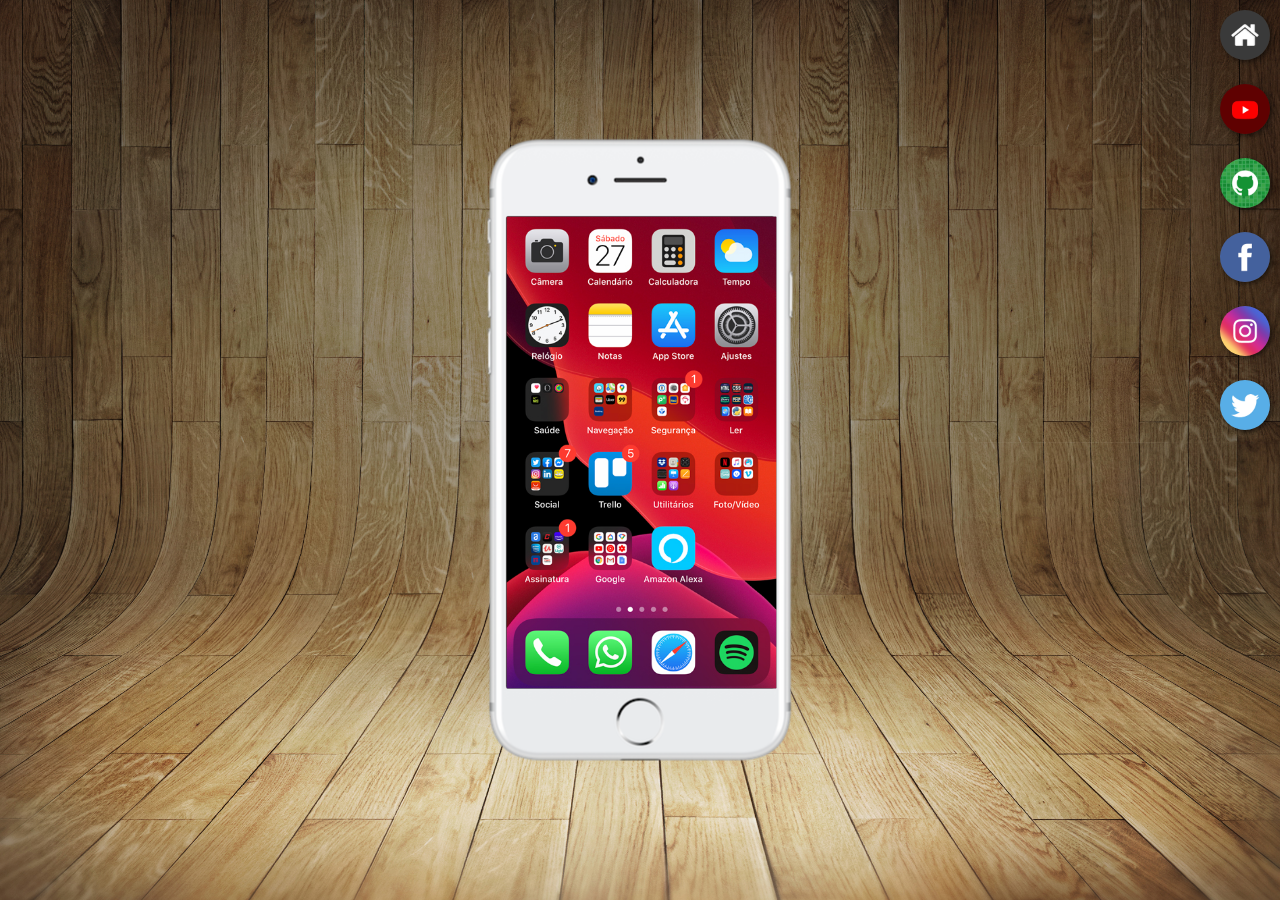
<file: index.html>
<!DOCTYPE html>
<html lang="en">
<head>
    <link rel="shortcut icon" href="./favicon.ico" type="image/x-icon">
    <link rel="stylesheet" href="./estilos/style.css">
    <meta charset="UTF-8">
    <meta http-equiv="X-UA-Compatible" content="IE=edge">
    <meta name="viewport" content="width=device-width, initial-scale=1.0">
    <title>Projeto Redes Sociais</title>
</head>
<body>
    
    <main>

        <section id="telefone">
            <iframe src="./telas/home.html" name="tela" id="tela" frameborder="0"></iframe>
        </section>
        
        <section id="redes-sociais">
            <a href="./telas/home.html" target="tela">
                <img src="imagens/logo-home.jpg" alt="">
            </a>
            <a href="./telas/youtube.html" target="tela">
                <img src="imagens/logo-youtube.jpg" alt="">
            </a>
            <a href="./telas/git.html" target="tela">
                <img src="imagens/logo-github.jpg" alt="">
            </a>
            <a href="./telas/facebook.html" target="tela">
                <img src="imagens/logo-facebook.jpg" alt="">
            </a>
            <a href="./telas/insta.html" target="tela">
                <img src="imagens/logo-instagram.jpg" alt="">
            </a>
            <a href="./telas/twitter.html" target="tela">
                <img src="imagens/logo-twitter.jpg" alt="">
            </a>
        </section>

    </main>

</body>
</html>
</file>
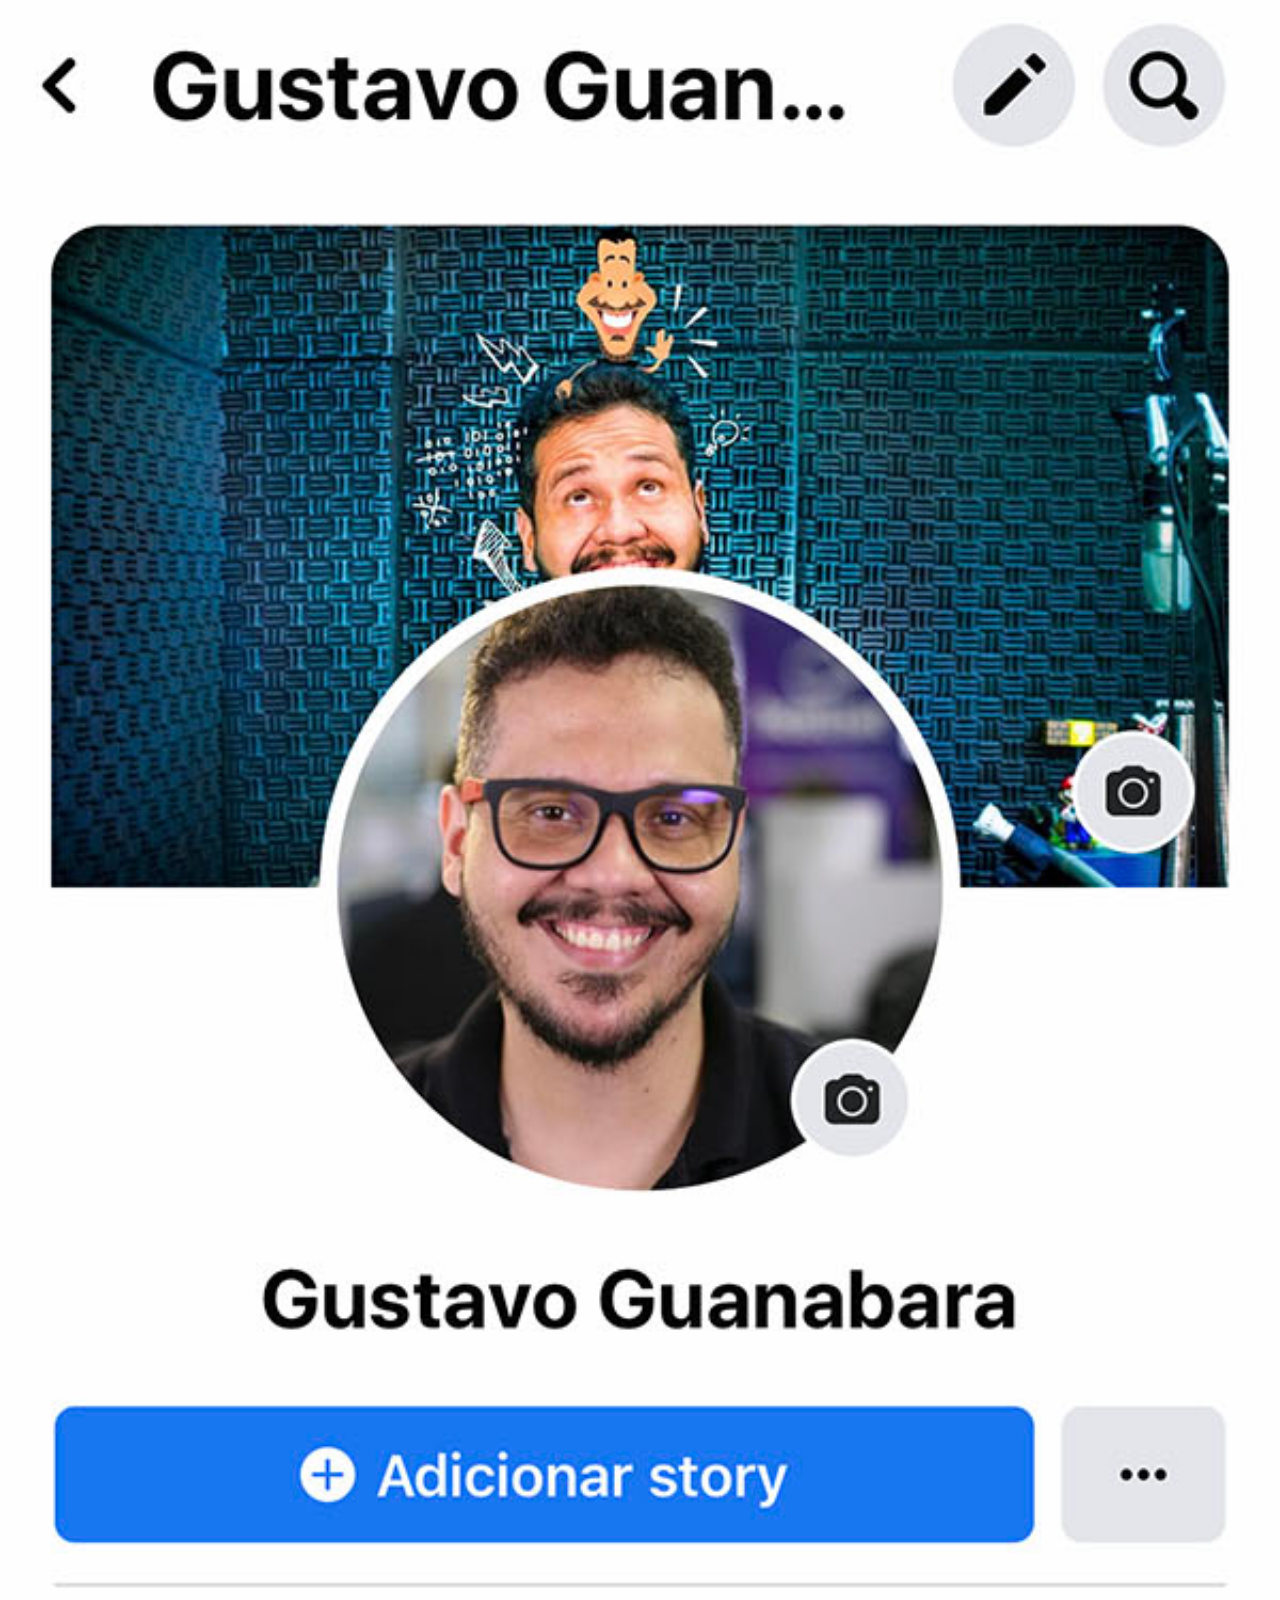
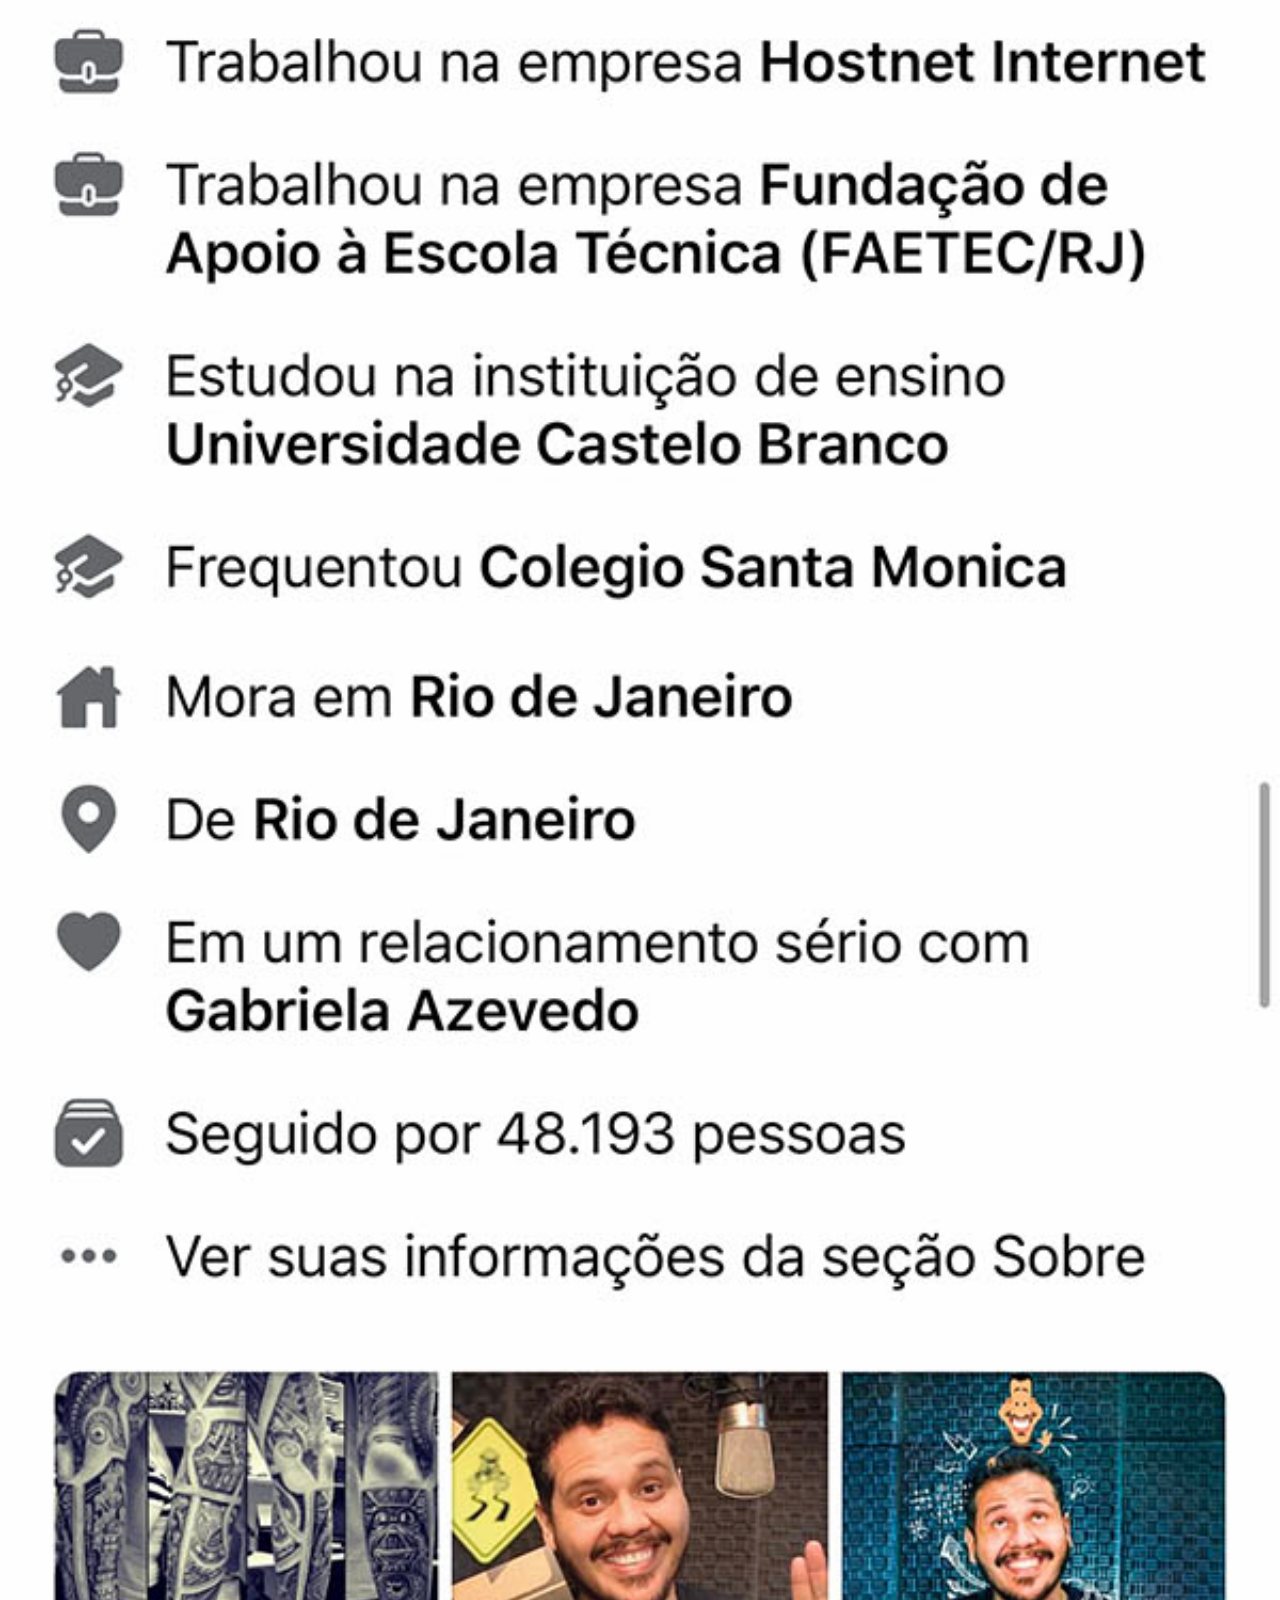
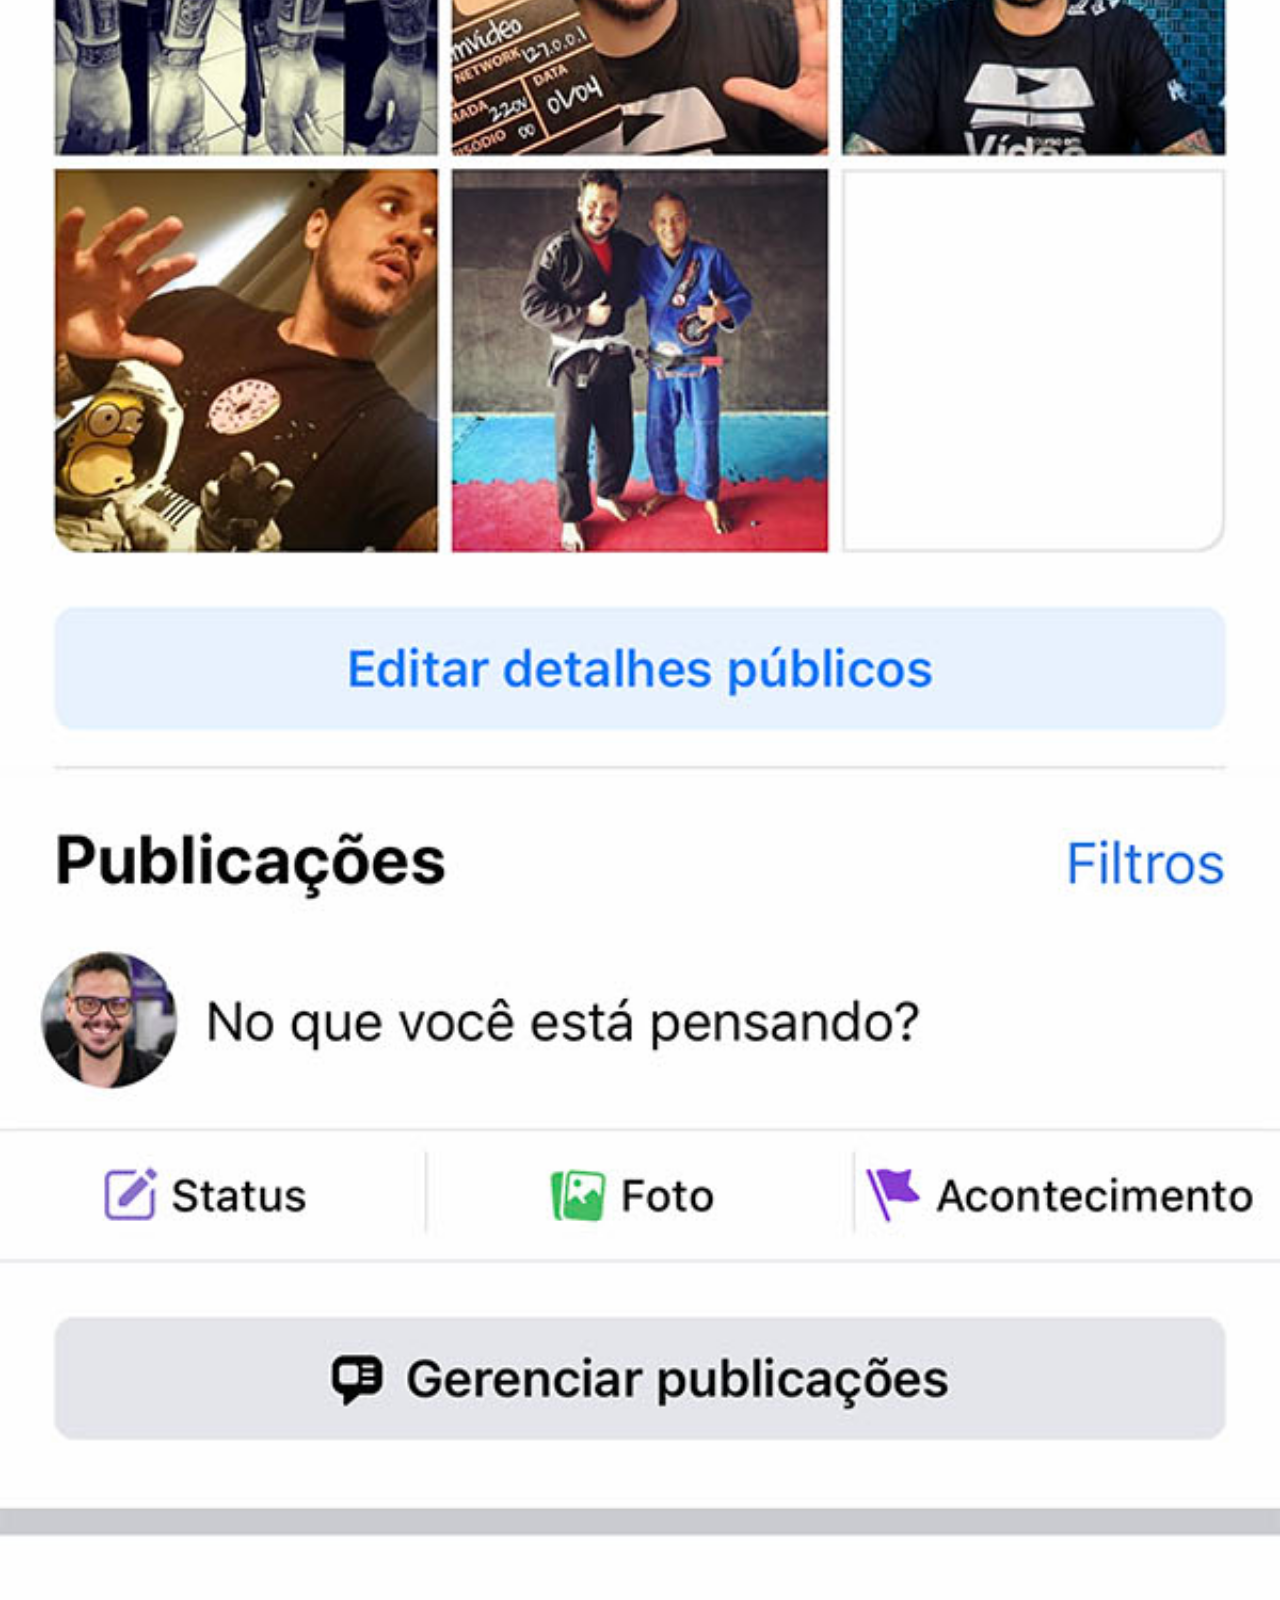
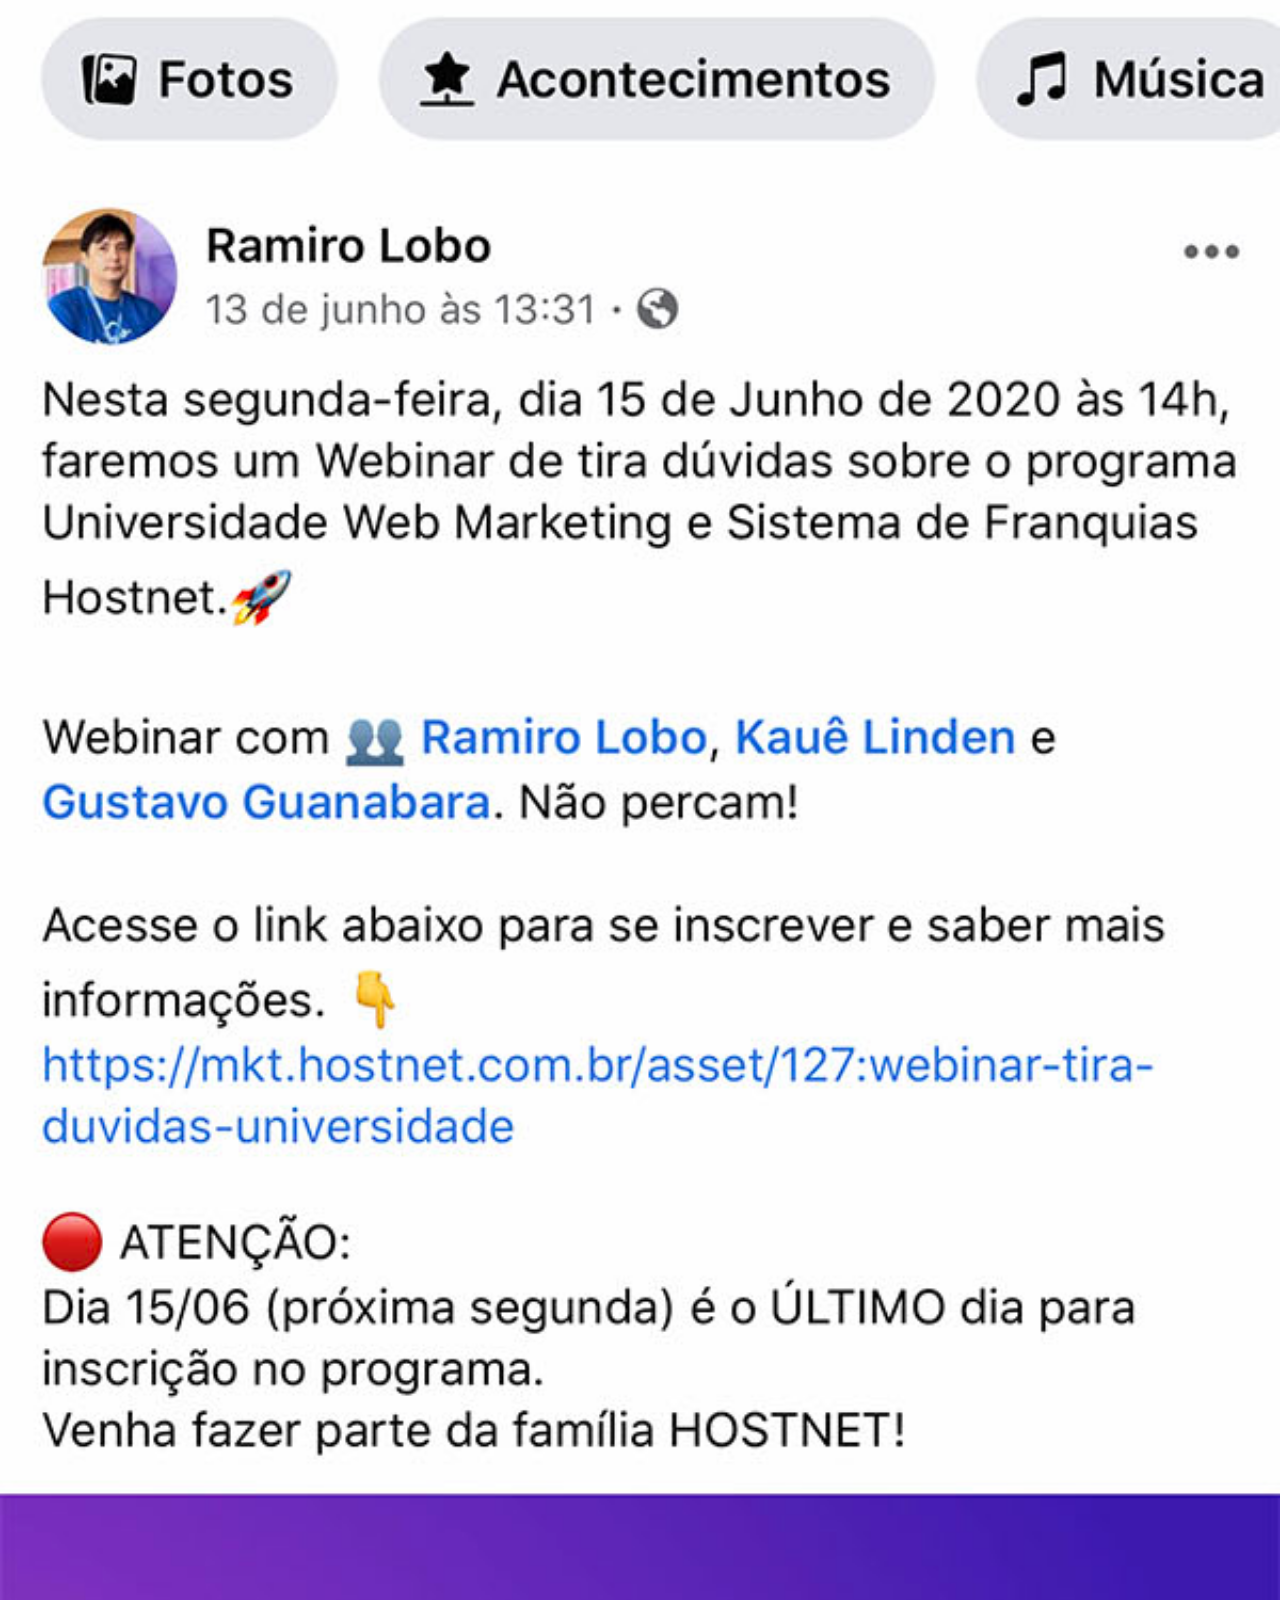
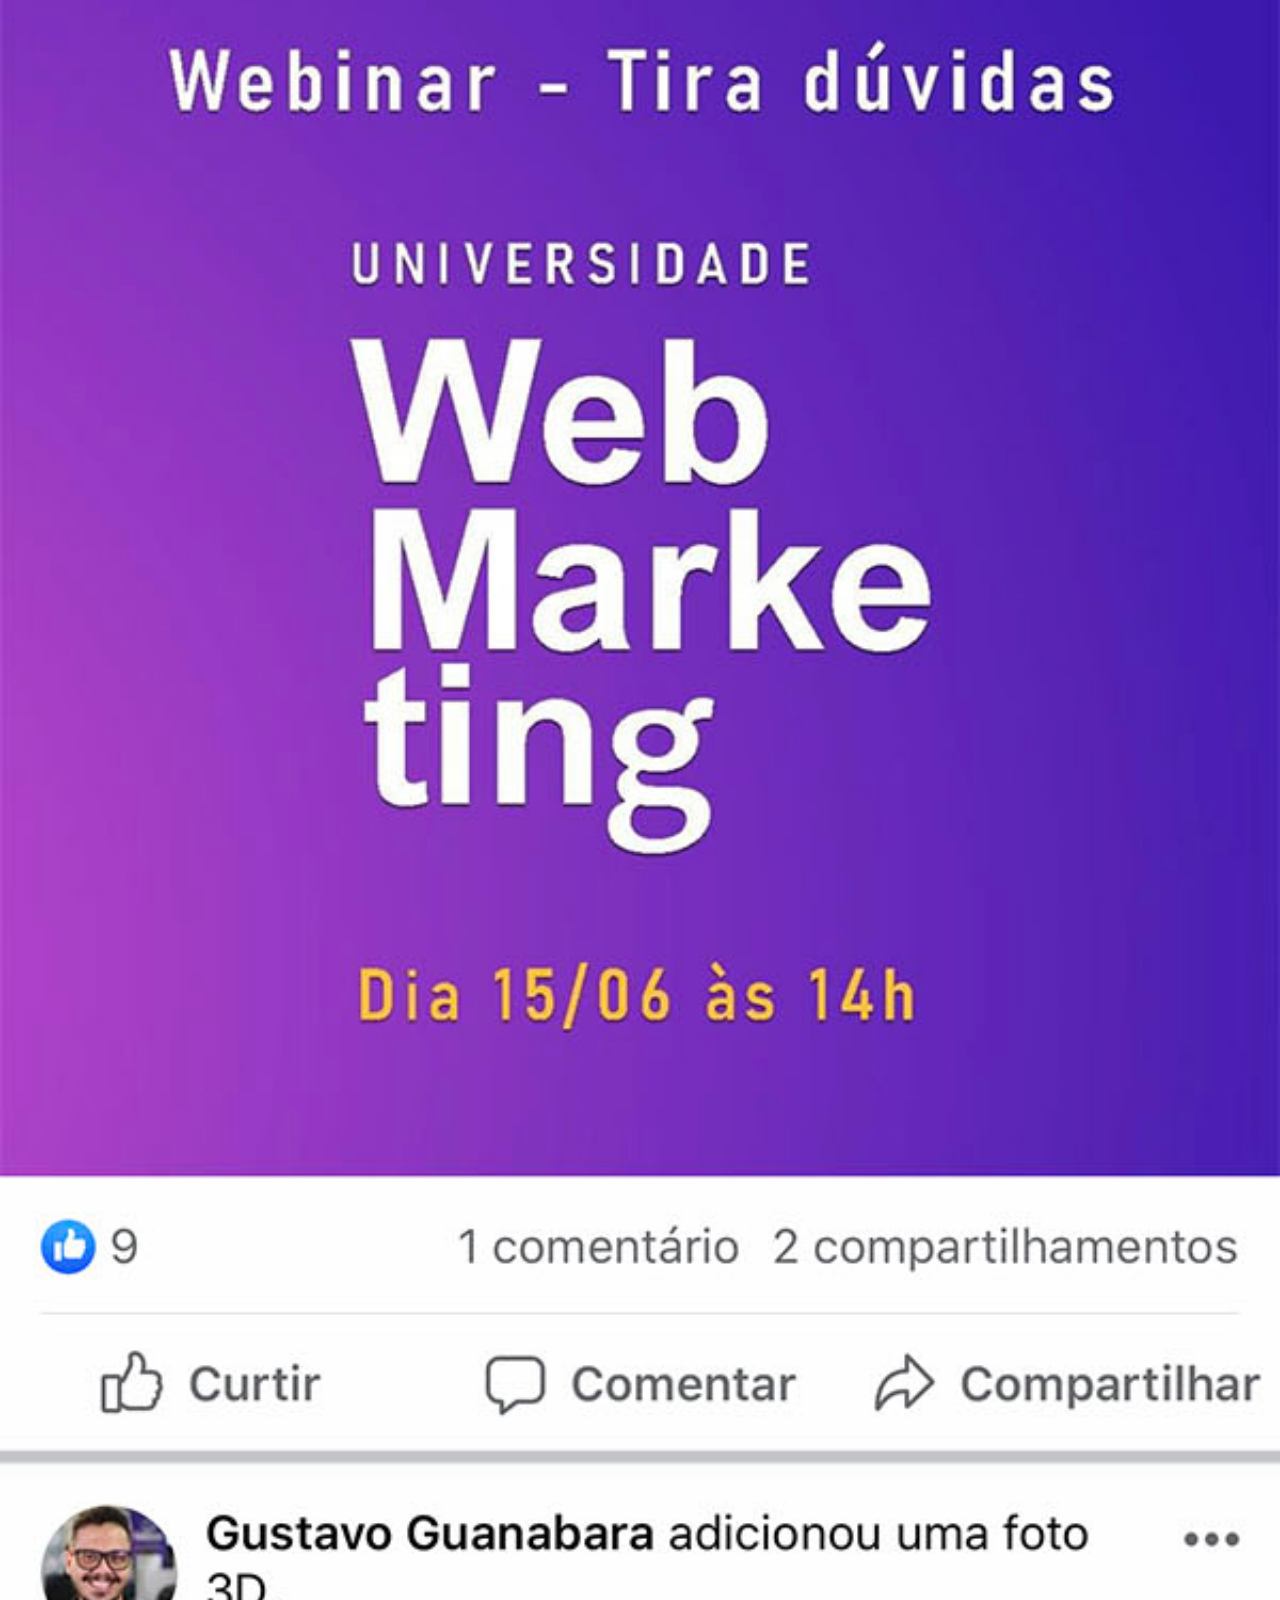
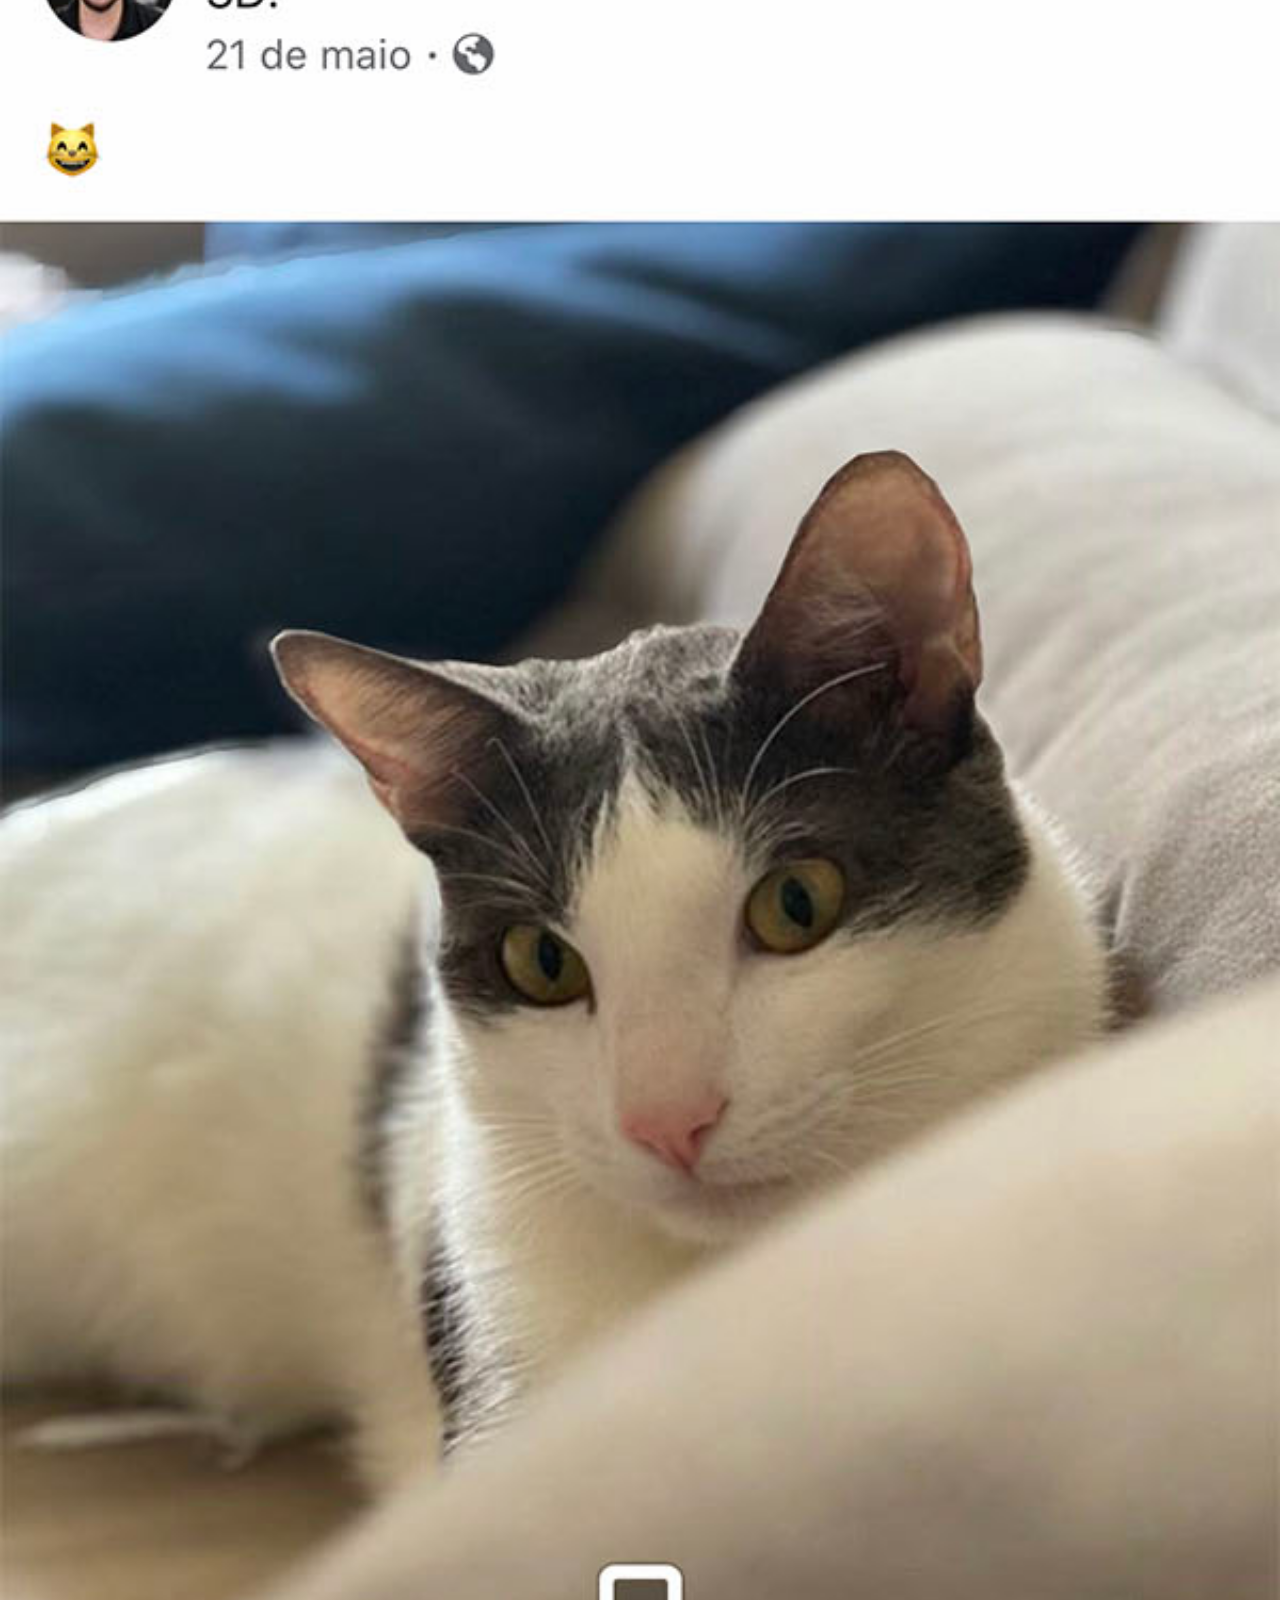
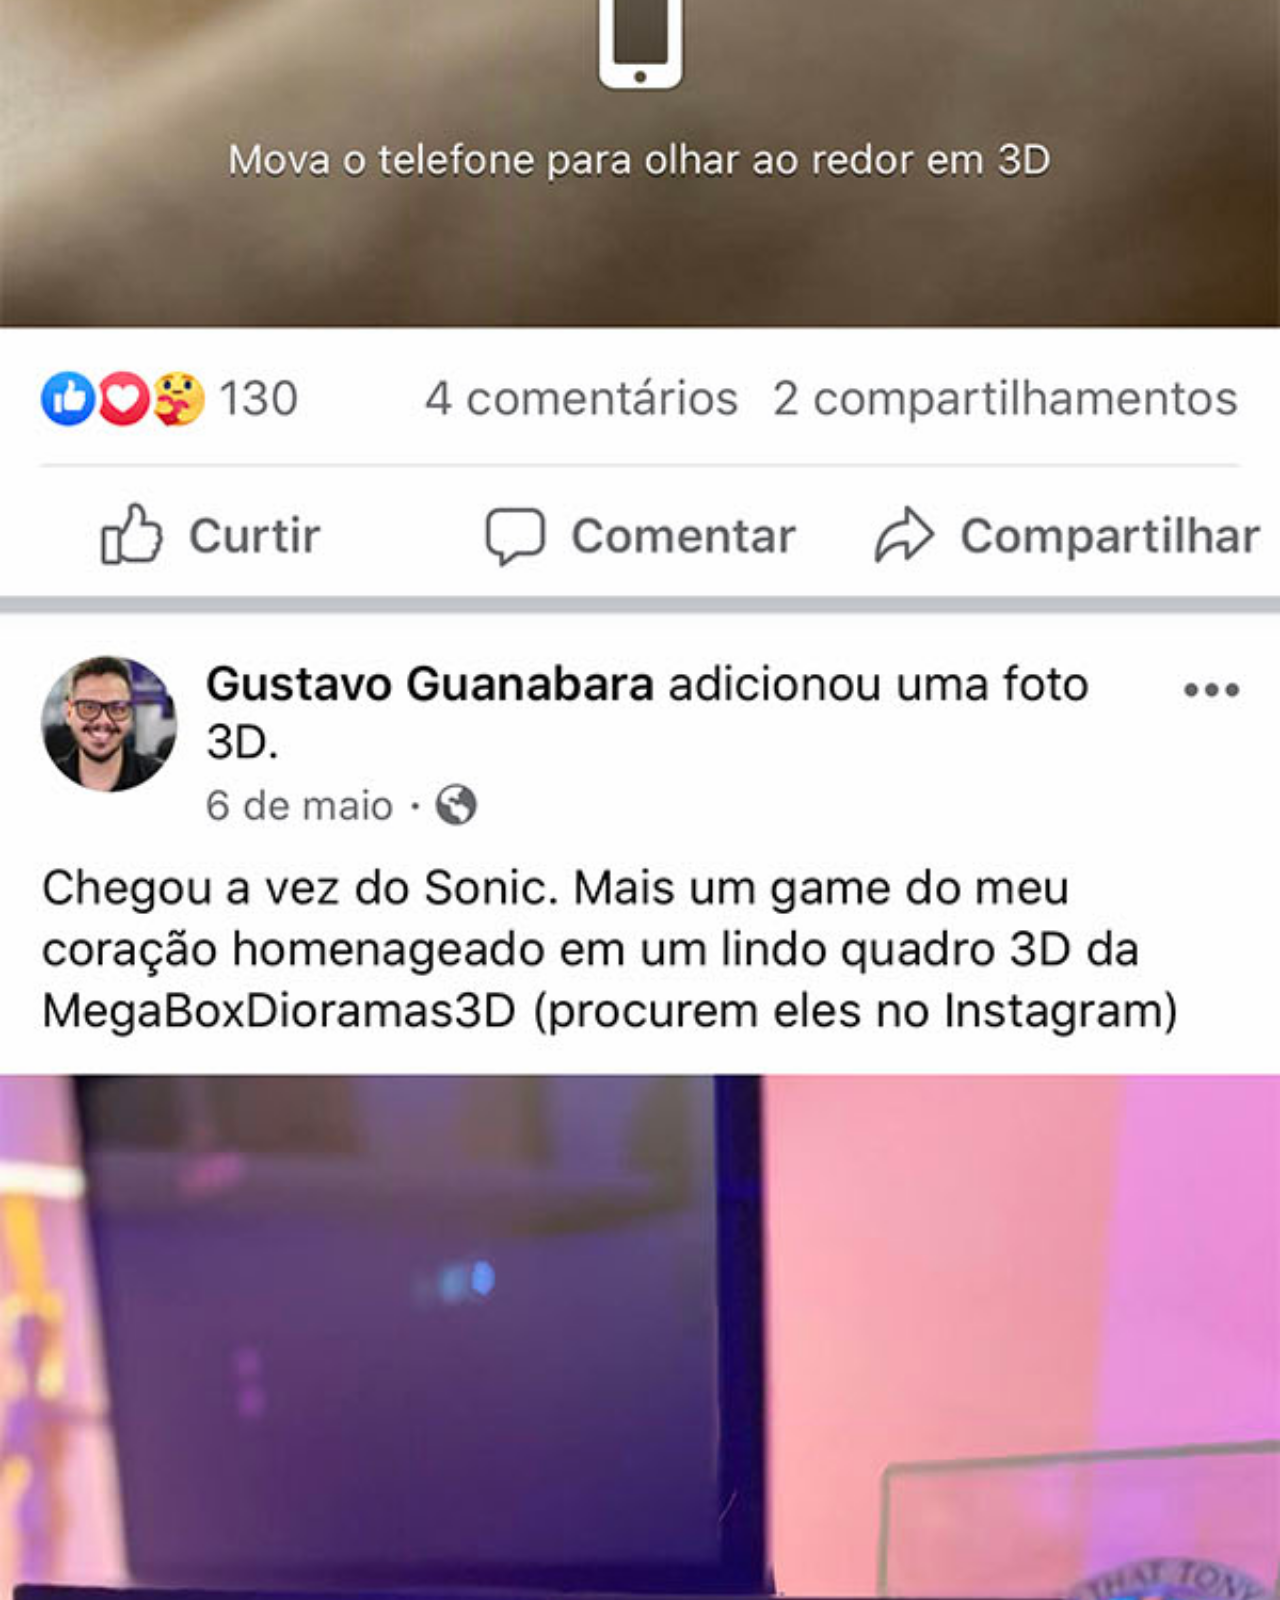
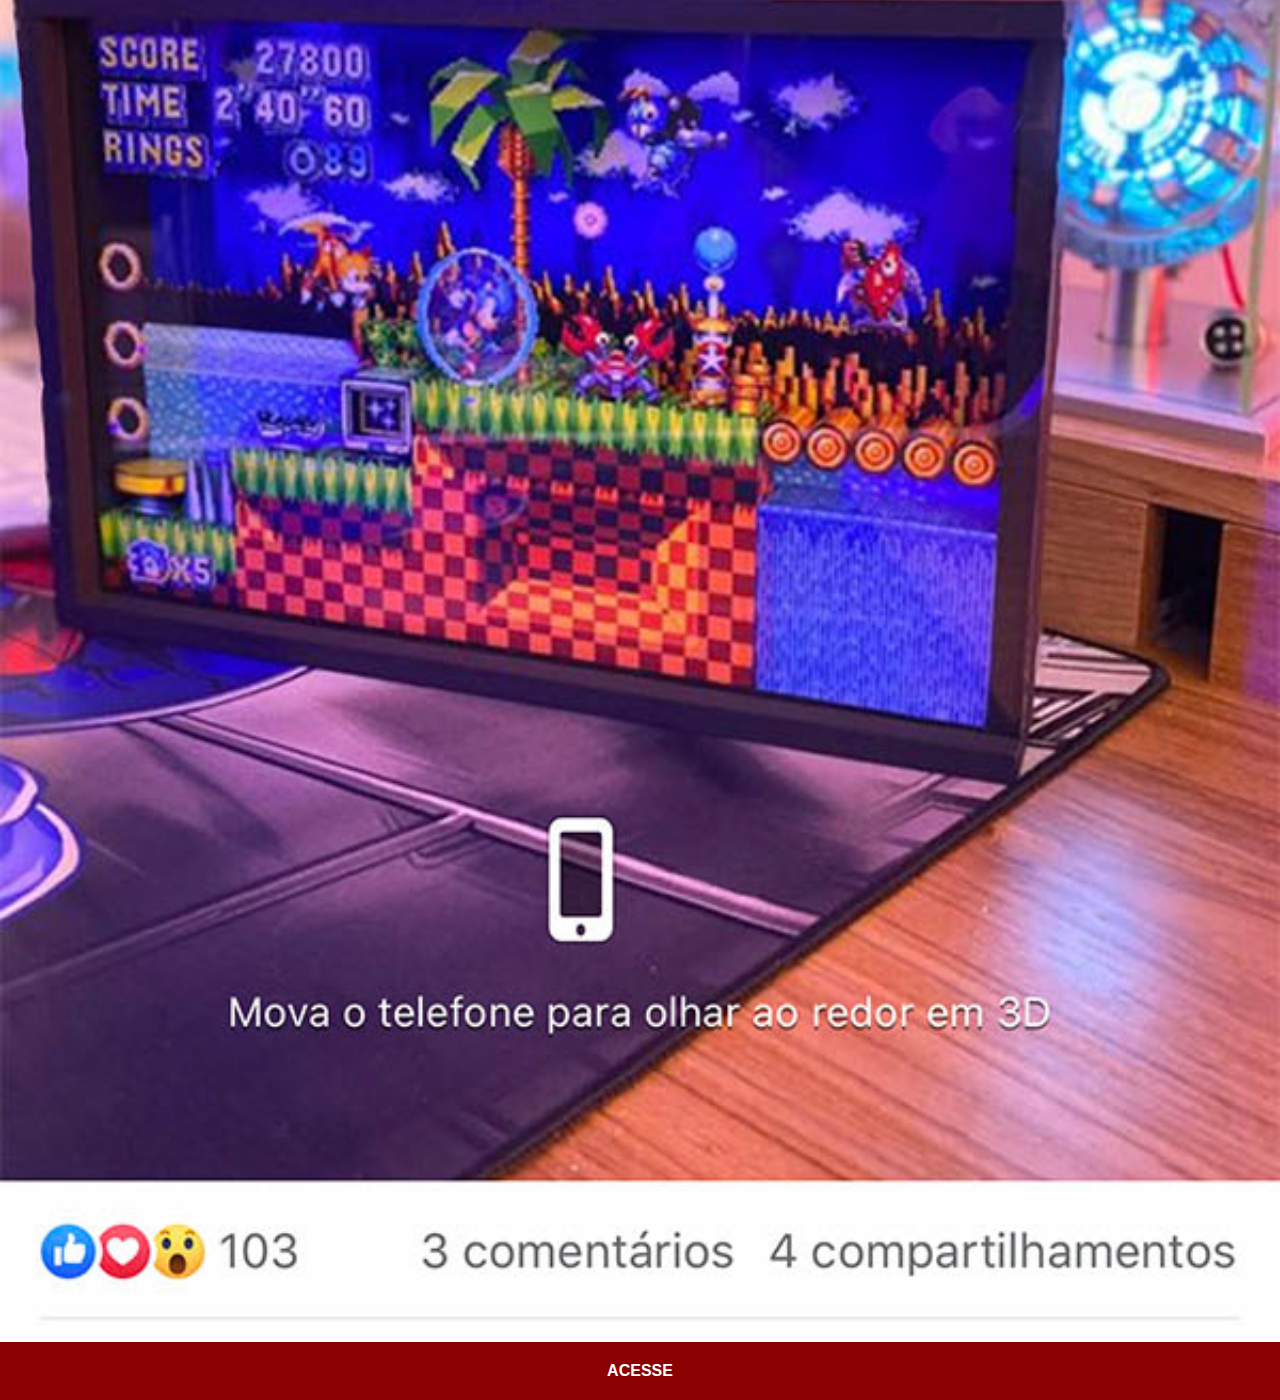
<file: telas/facebook.html>
<!DOCTYPE html>
<html lang="en">
<head>
    <meta charset="UTF-8">
    <meta http-equiv="X-UA-Compatible" content="IE=edge">
    <meta name="viewport" content="width=device-width, initial-scale=1.0">
    <title>Youtube</title>
    <link rel="stylesheet" href="../estilos/social.css">
</head>
<body>
    <img src="../imagens/tela-facebook.jpg" alt="">
    <a href="https://www.youtube.com/channel/UCOSOp0nKygwS5wr_1vIWbtg" target="_blank">ACESSE</a>
</body>
</html>
</file>
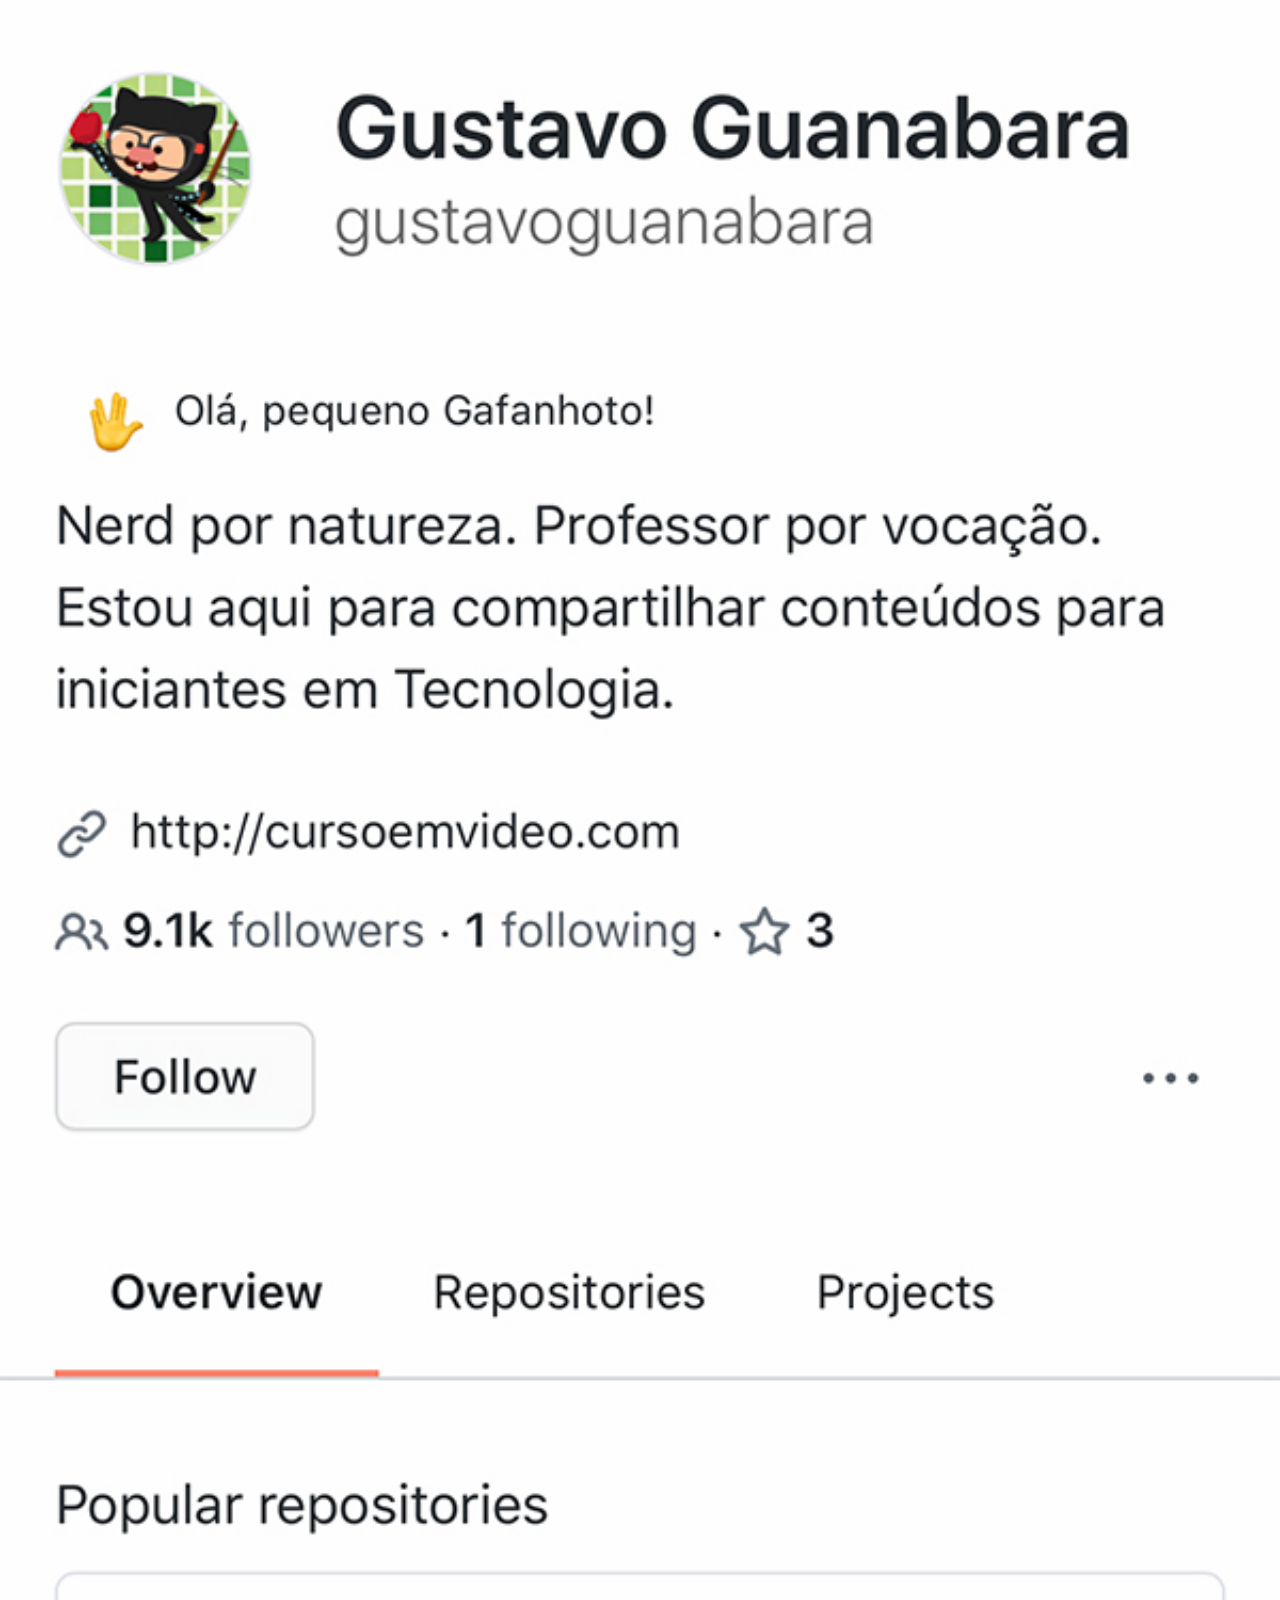
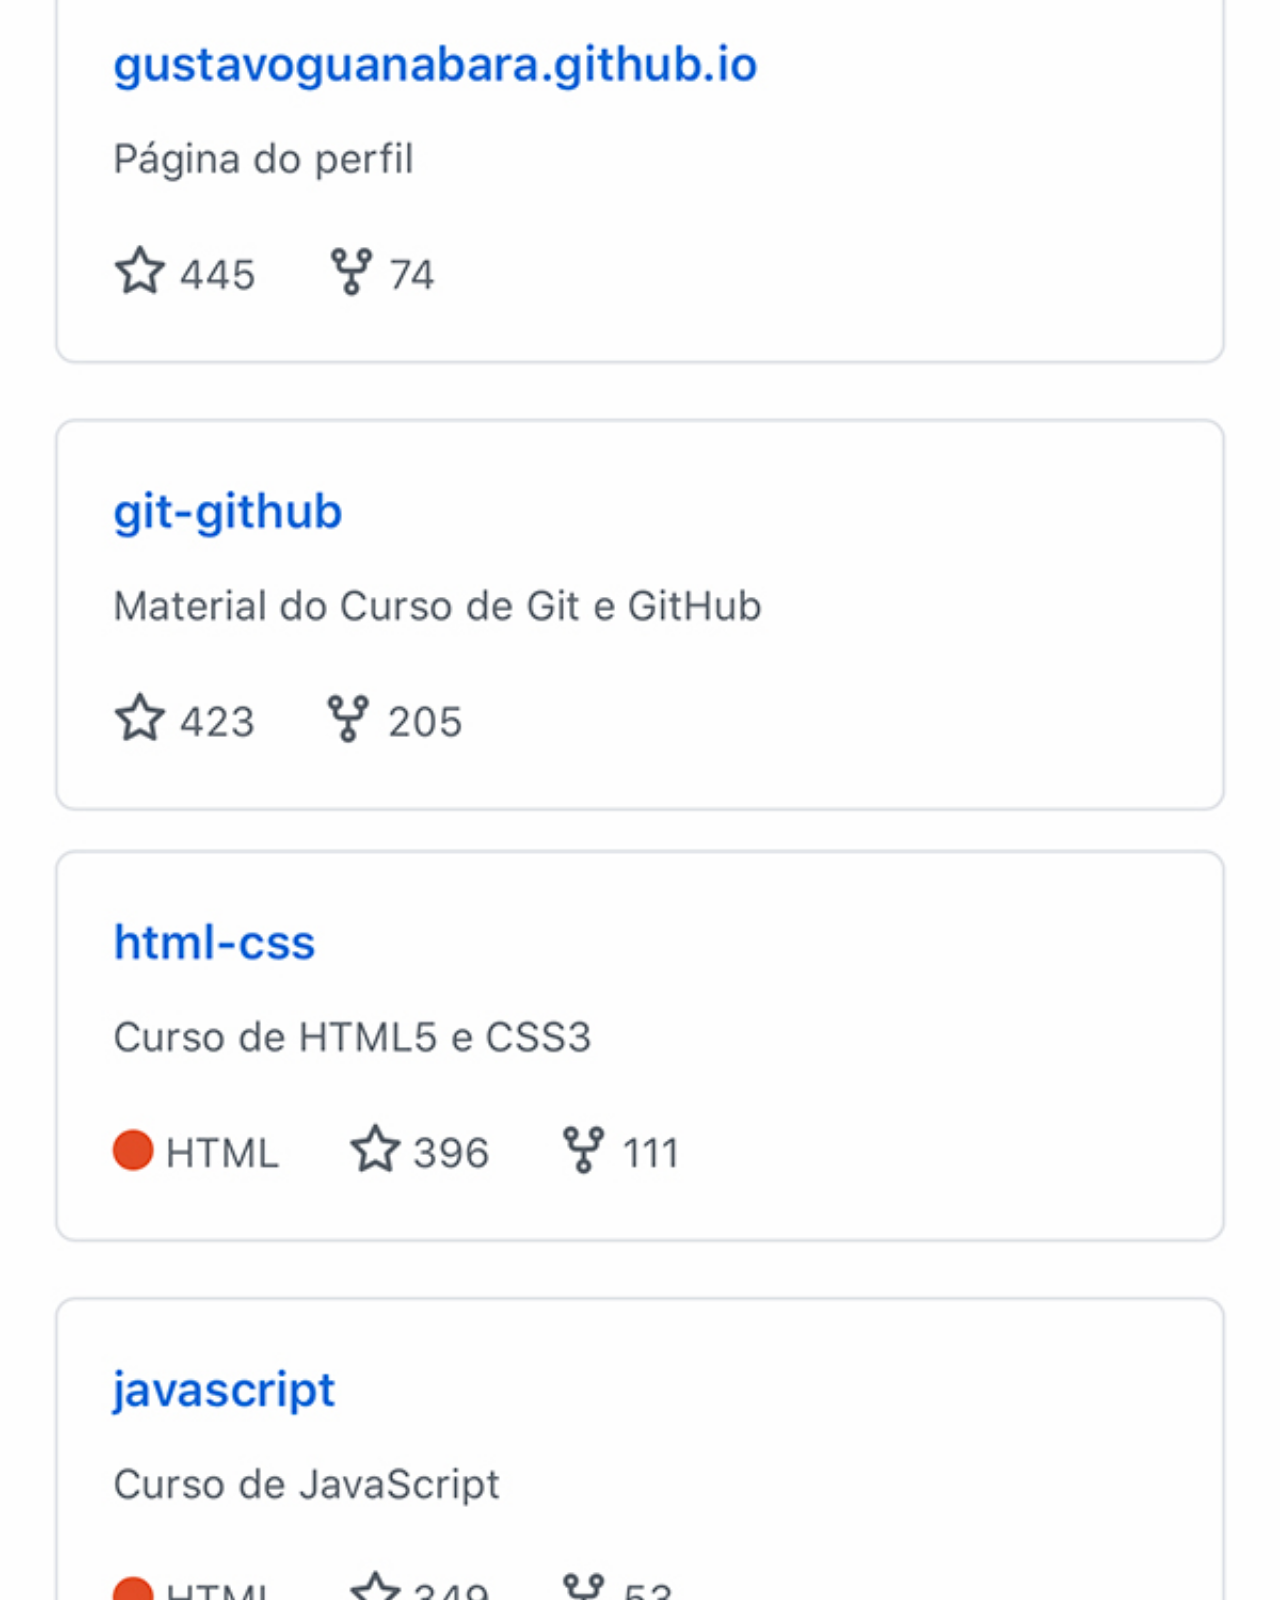
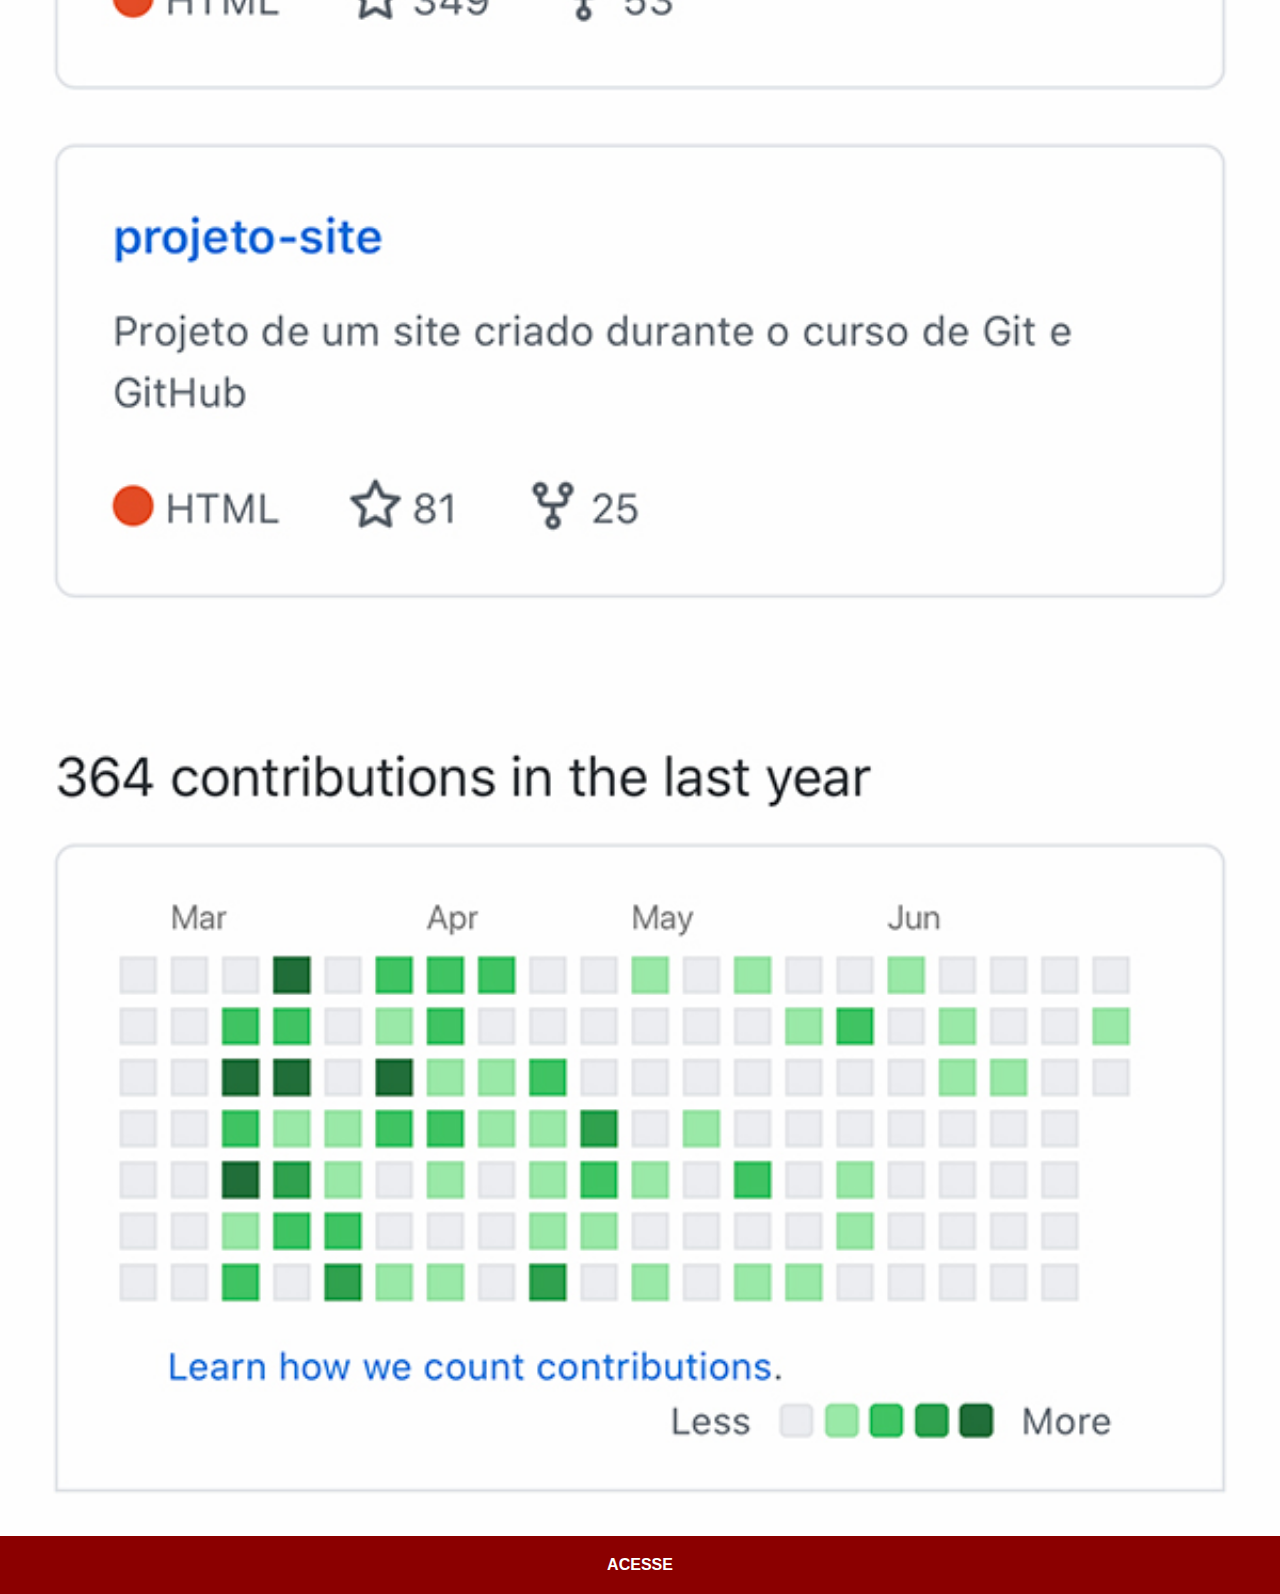
<file: telas/git.html>
<!DOCTYPE html>
<html lang="en">
<head>
    <meta charset="UTF-8">
    <meta http-equiv="X-UA-Compatible" content="IE=edge">
    <meta name="viewport" content="width=device-width, initial-scale=1.0">
    <title>GitHub</title>
    <link rel="stylesheet" href="../estilos/social.css">
</head>
<body>
    <img src="../imagens/tela-github.jpg" alt="">
    <a href="https://www.youtube.com/channel/UCOSOp0nKygwS5wr_1vIWbtg" target="_blank">ACESSE</a>
</body>
</html>
</file>
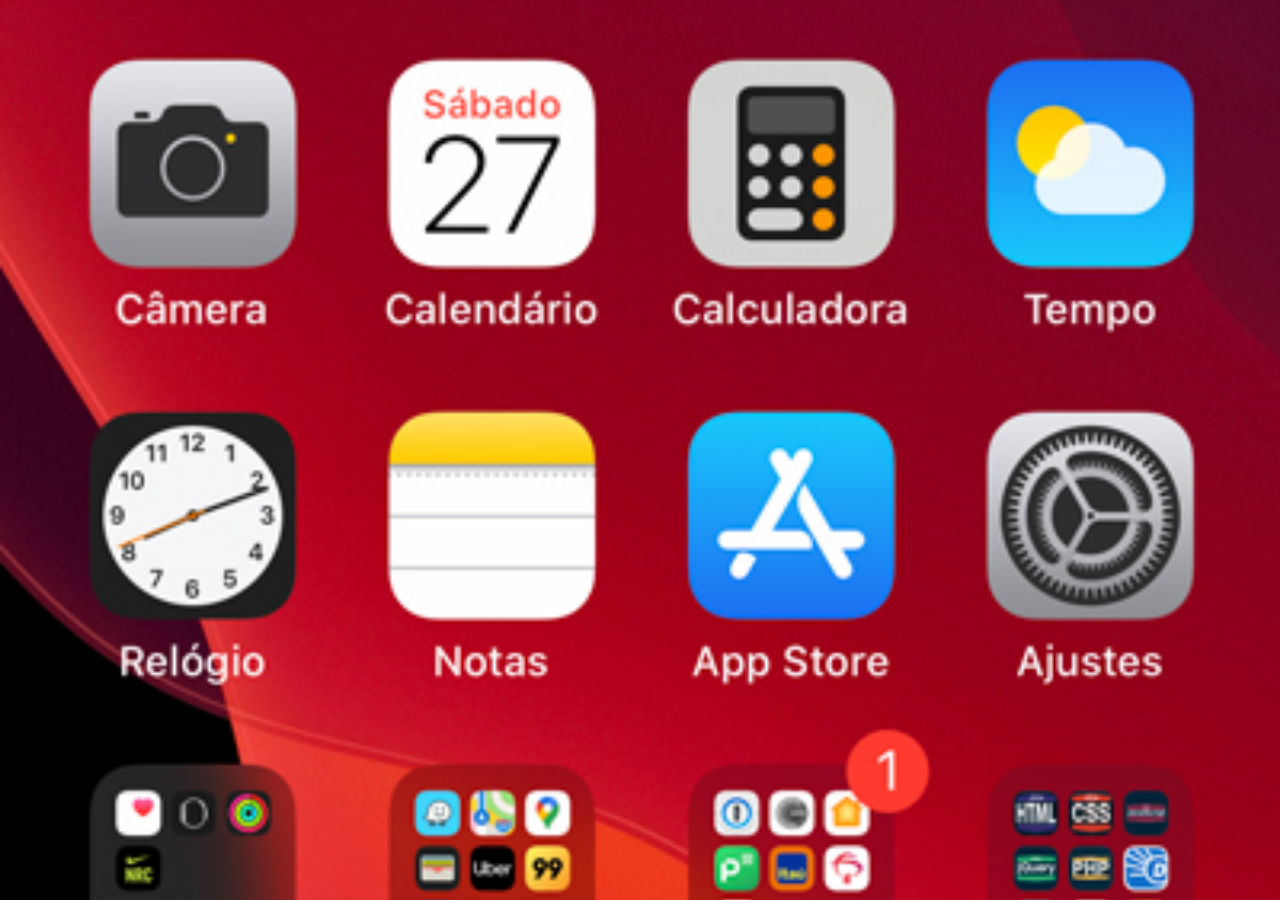
<file: telas/home.html>
<!DOCTYPE html>
<html lang="en">
<head>
    <meta charset="UTF-8">
    <meta http-equiv="X-UA-Compatible" content="IE=edge">
    <meta name="viewport" content="width=device-width, initial-scale=1.0">
    <title>Home</title>
    <style>
        * {
            margin: 0;
            padding: 0;
        }

        body {
            width: 100vw;
            height: 100vh;
            background: black url(../imagens/tela-home.jpg) no-repeat top center;
            background-size: cover;
        }
    </style>
</head>
<body>
    
</body>
</html>
</file>
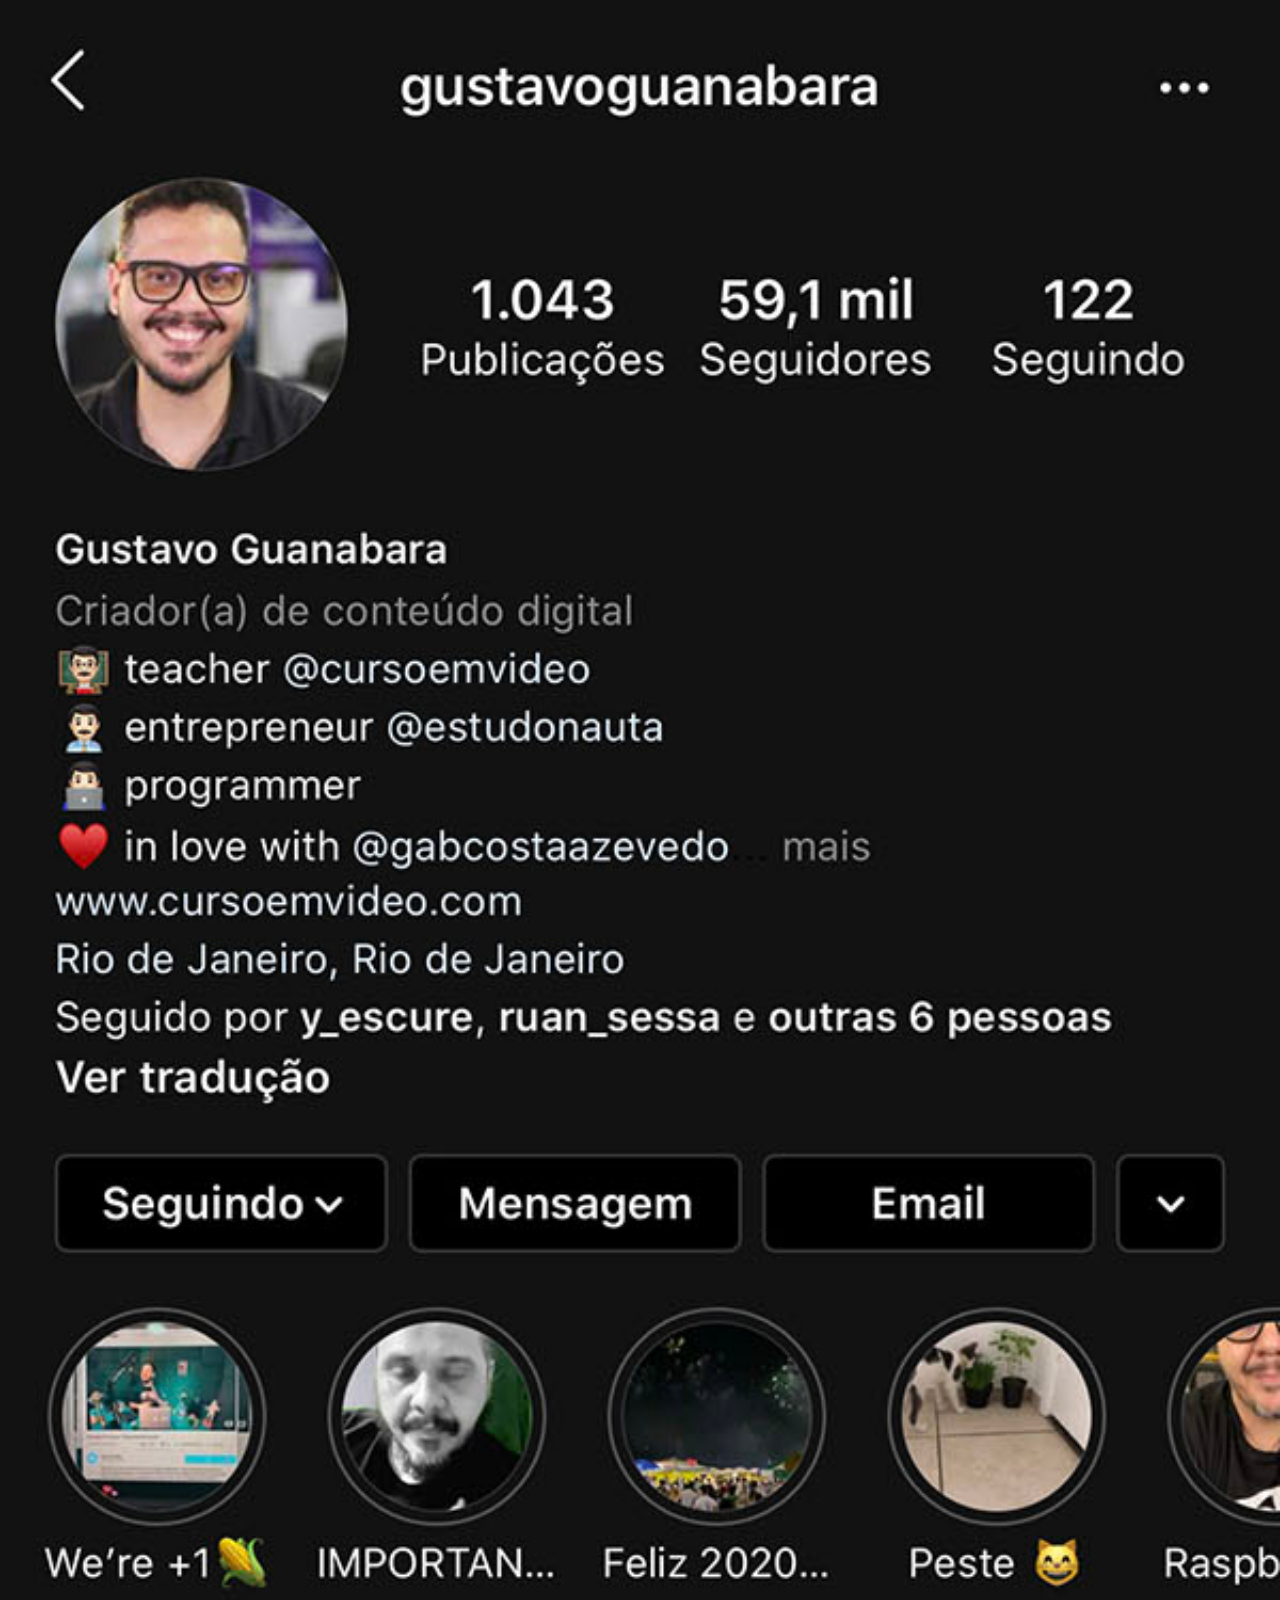
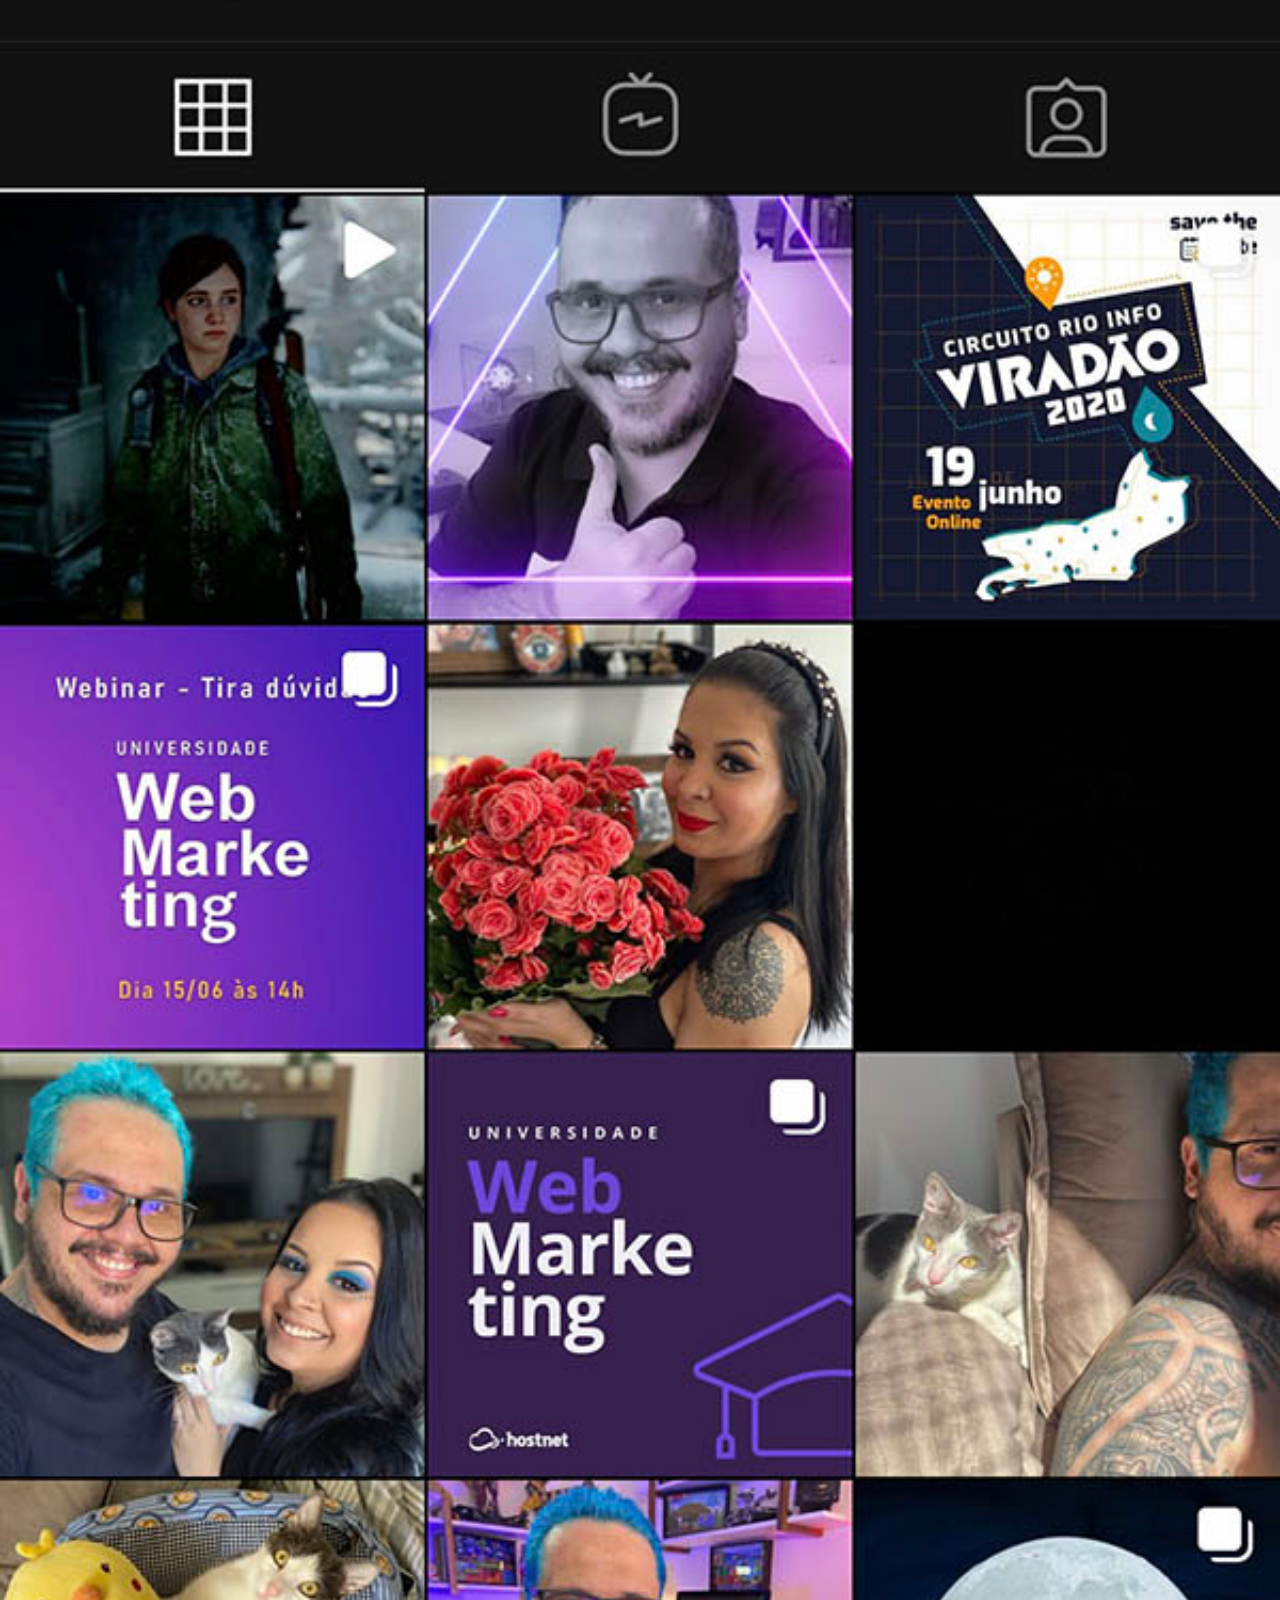
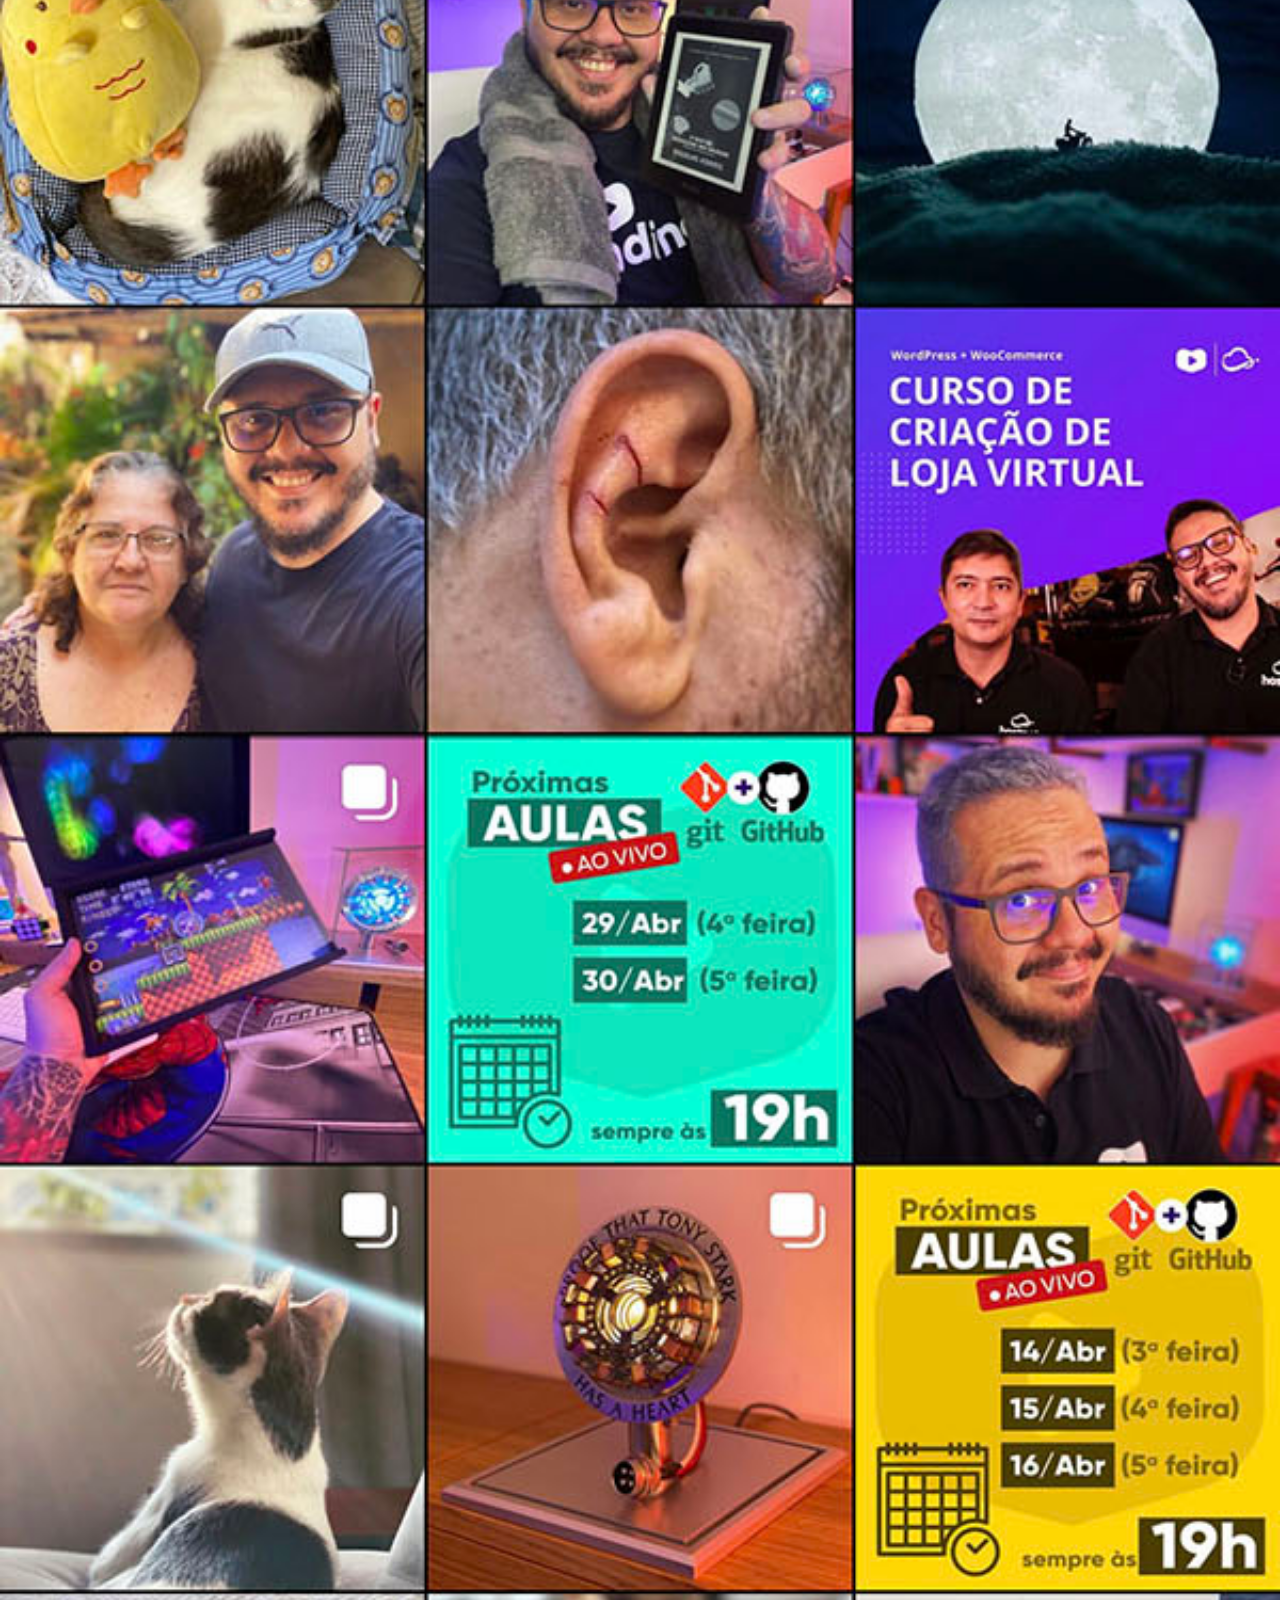
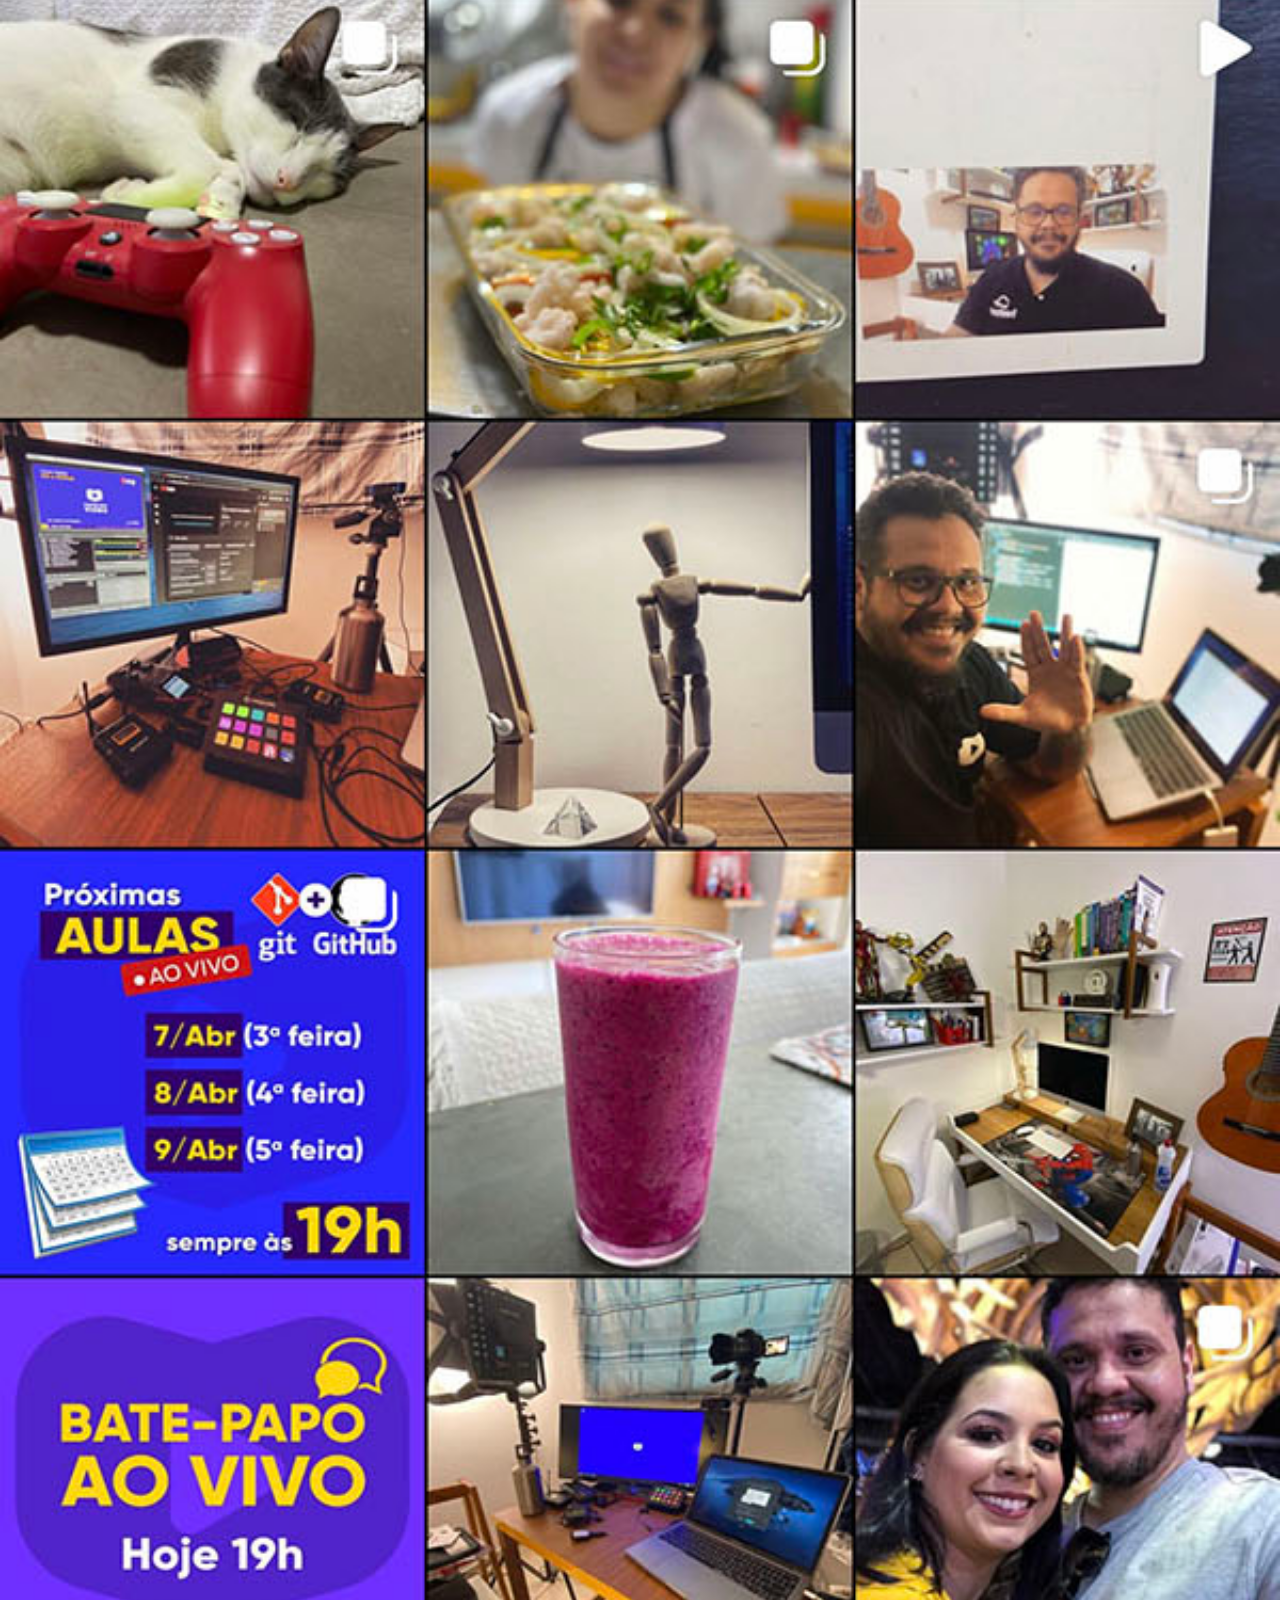
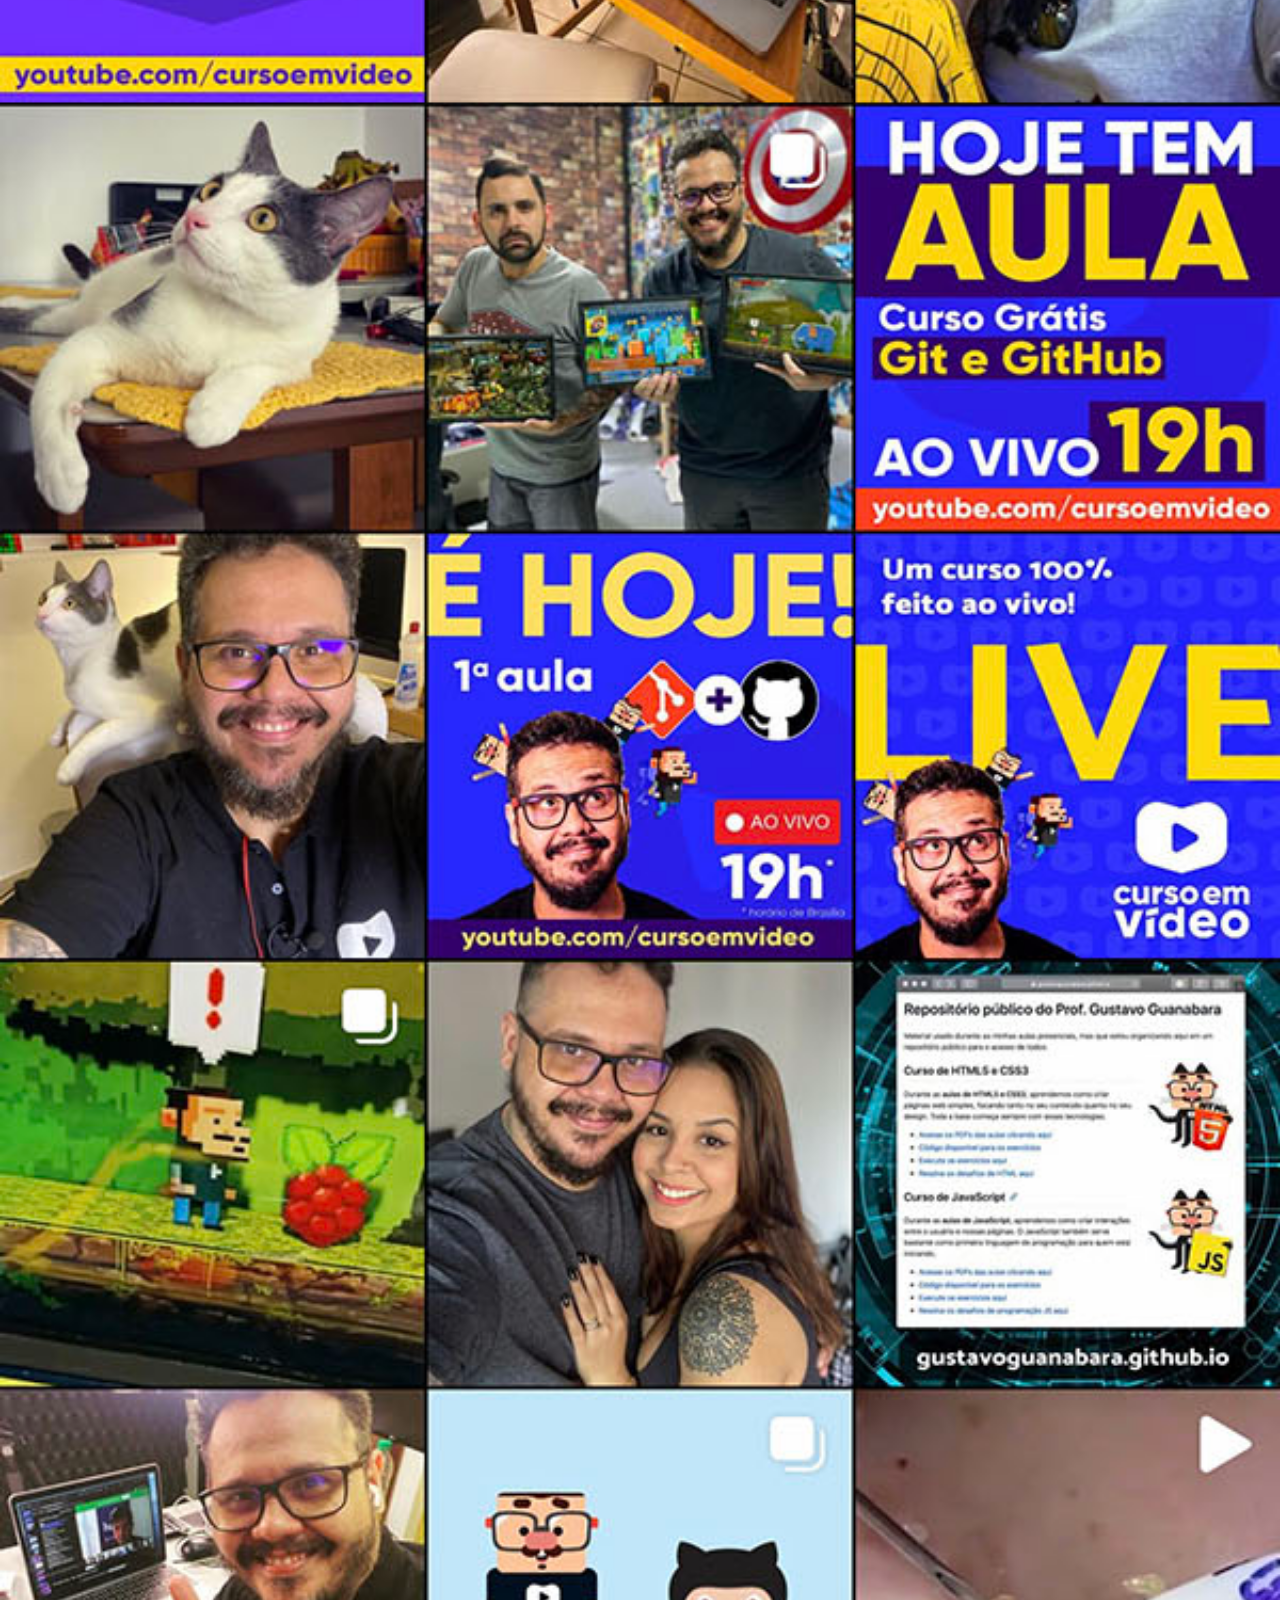
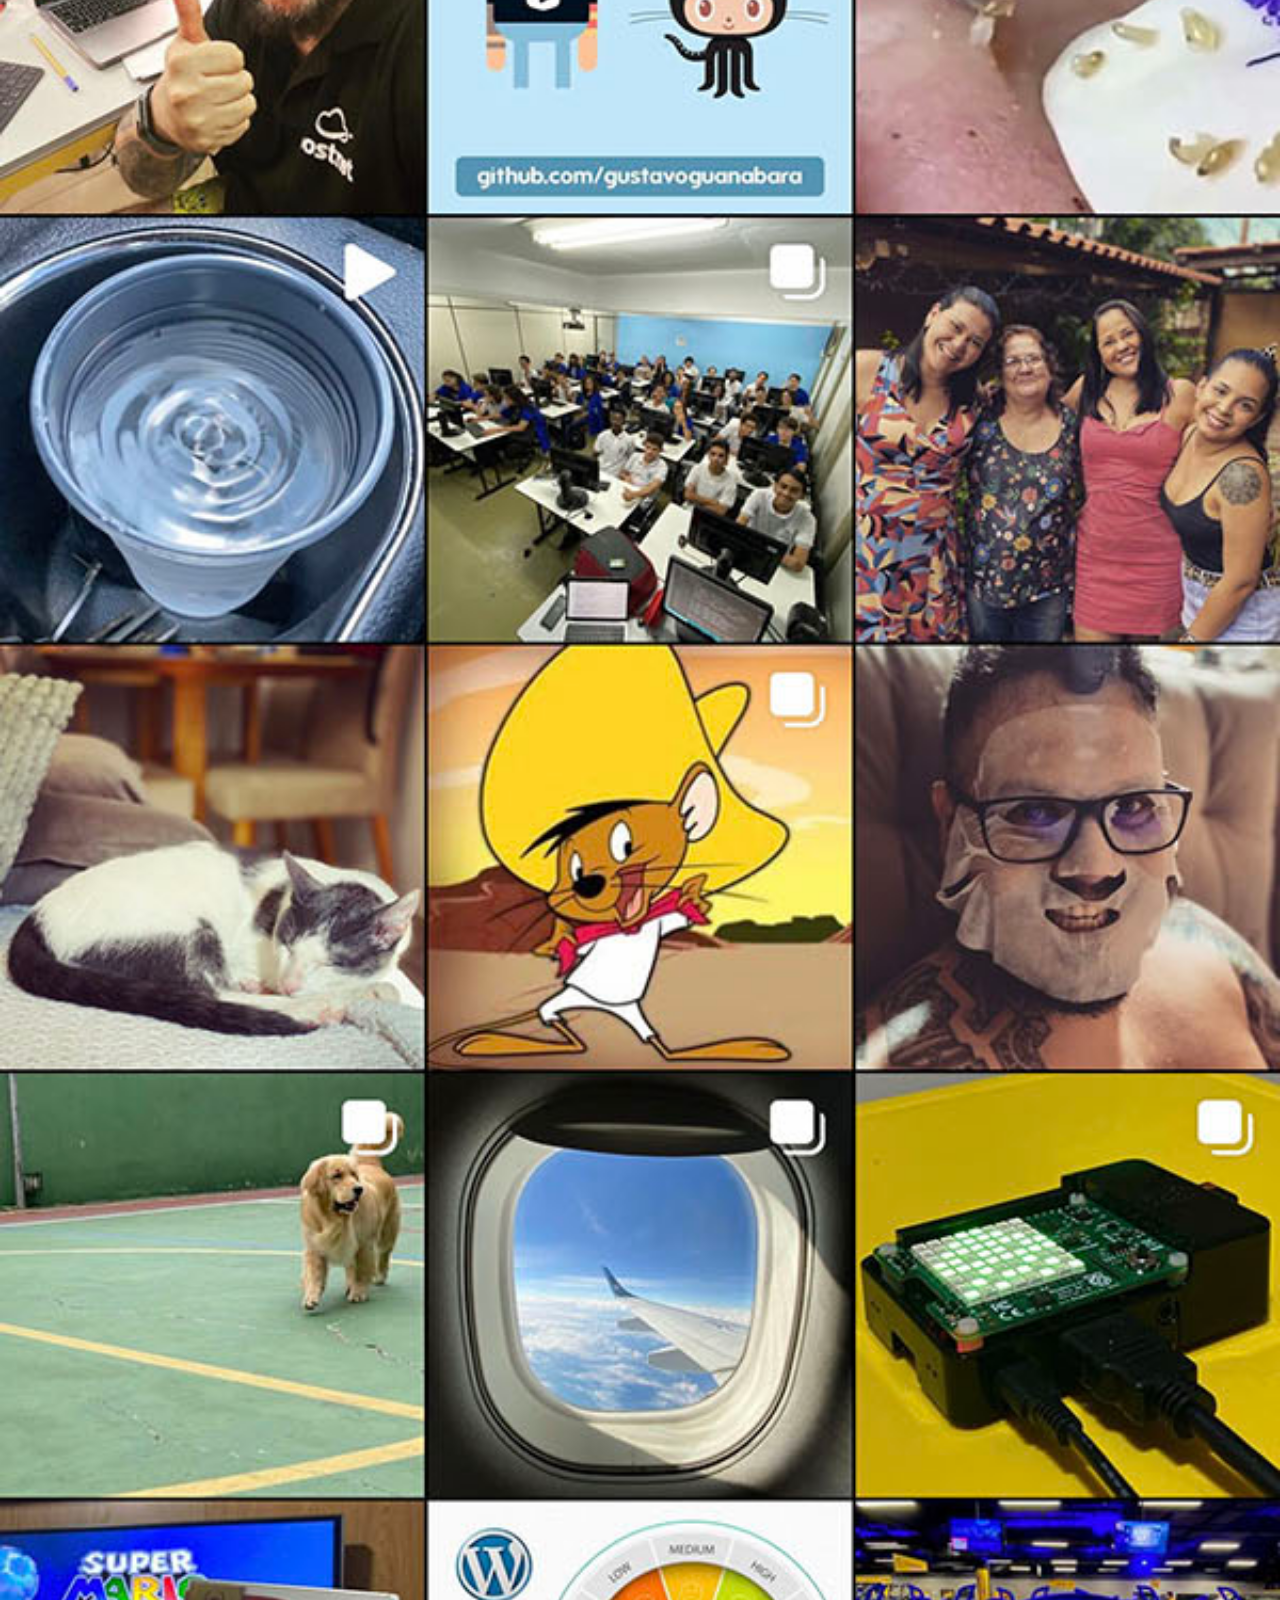
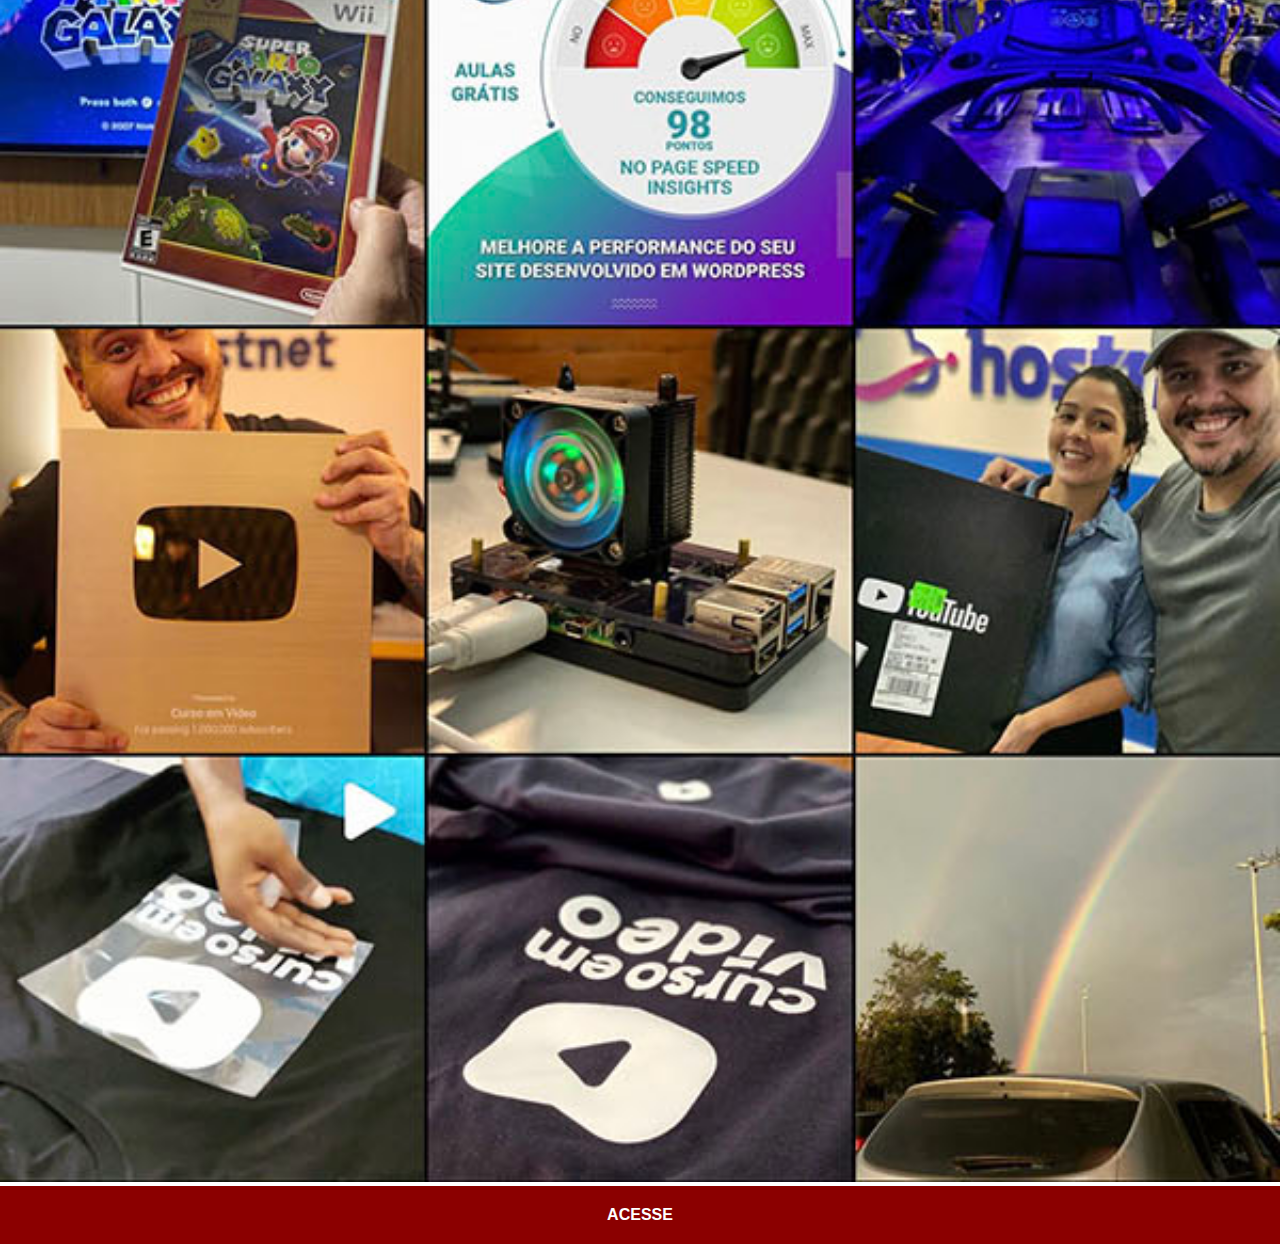
<file: telas/insta.html>
<!DOCTYPE html>
<html lang="en">
<head>
    <meta charset="UTF-8">
    <meta http-equiv="X-UA-Compatible" content="IE=edge">
    <meta name="viewport" content="width=device-width, initial-scale=1.0">
    <title>Youtube</title>
    <link rel="stylesheet" href="../estilos/social.css">
</head>
<body>
    <img src="../imagens/tela-instagram.jpg" alt="">
    <a href="https://www.youtube.com/channel/UCOSOp0nKygwS5wr_1vIWbtg" target="_blank">ACESSE</a>
</body>
</html>
</file>
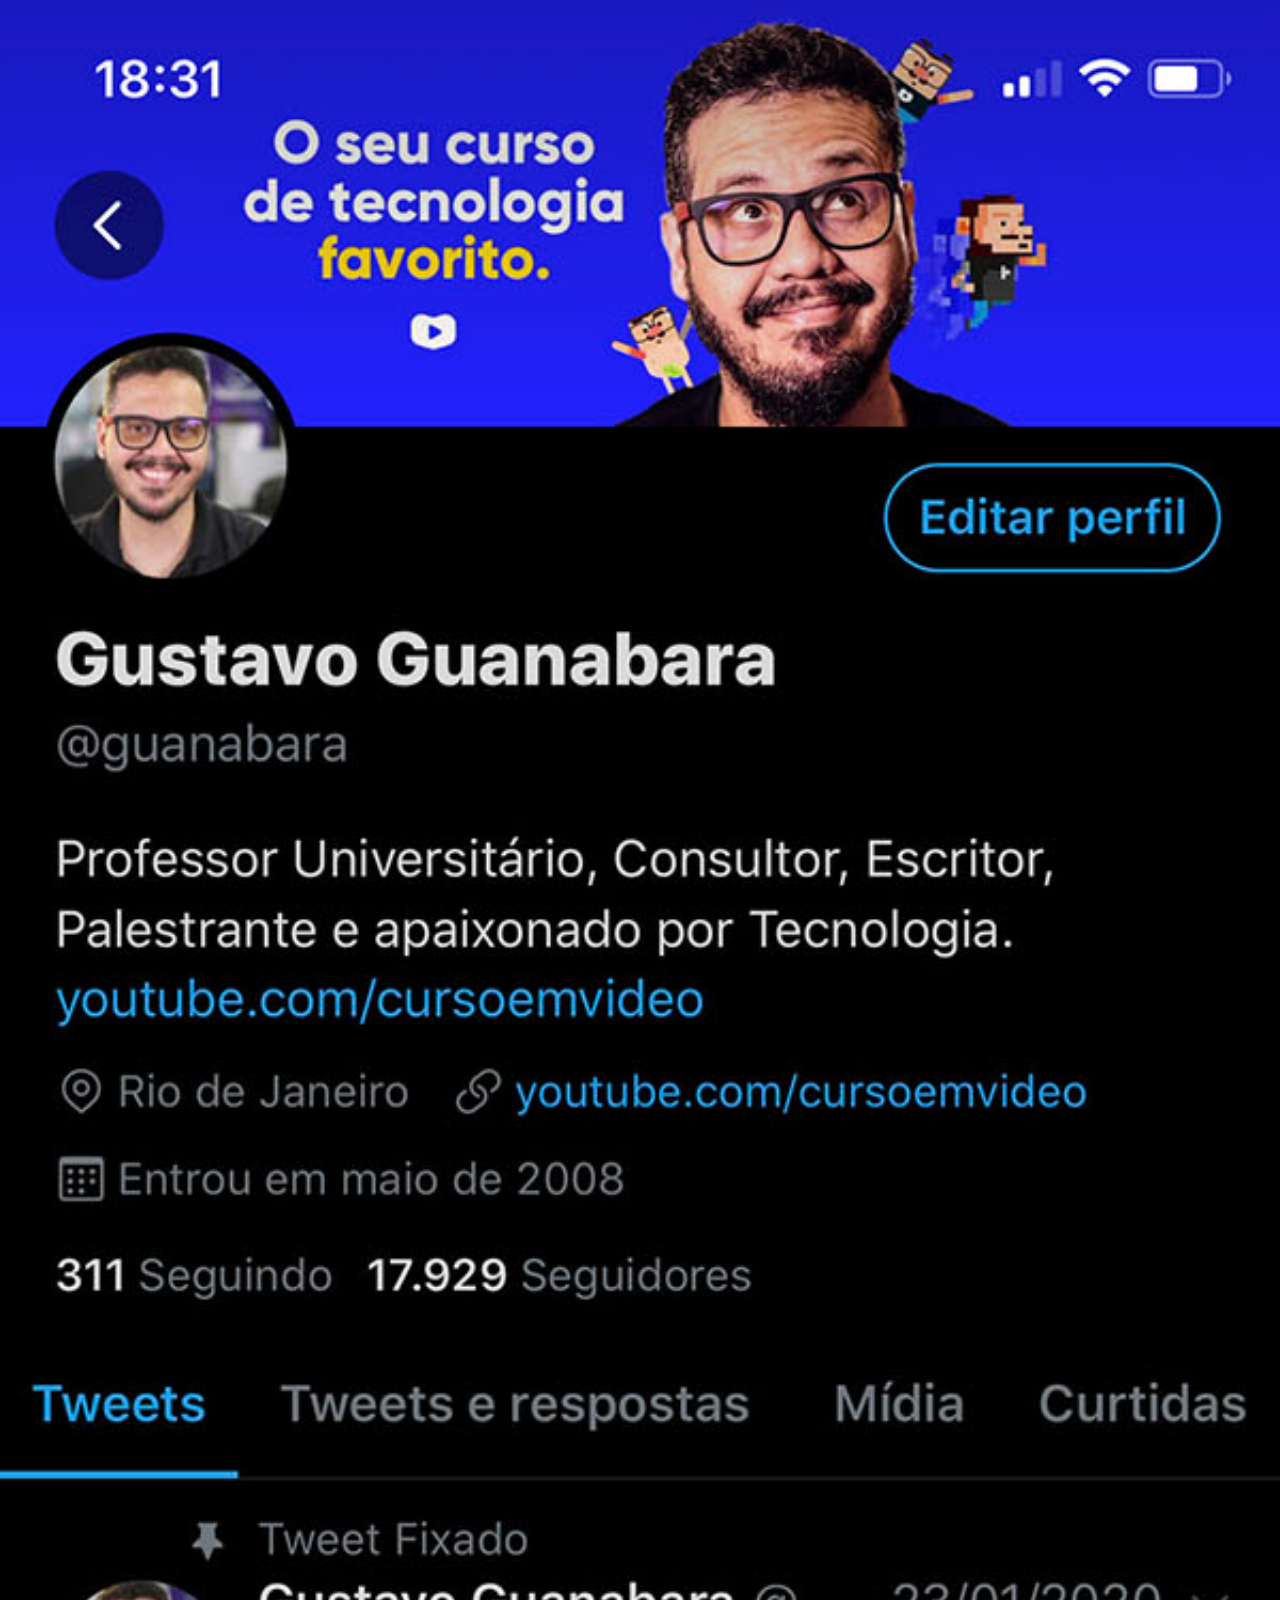
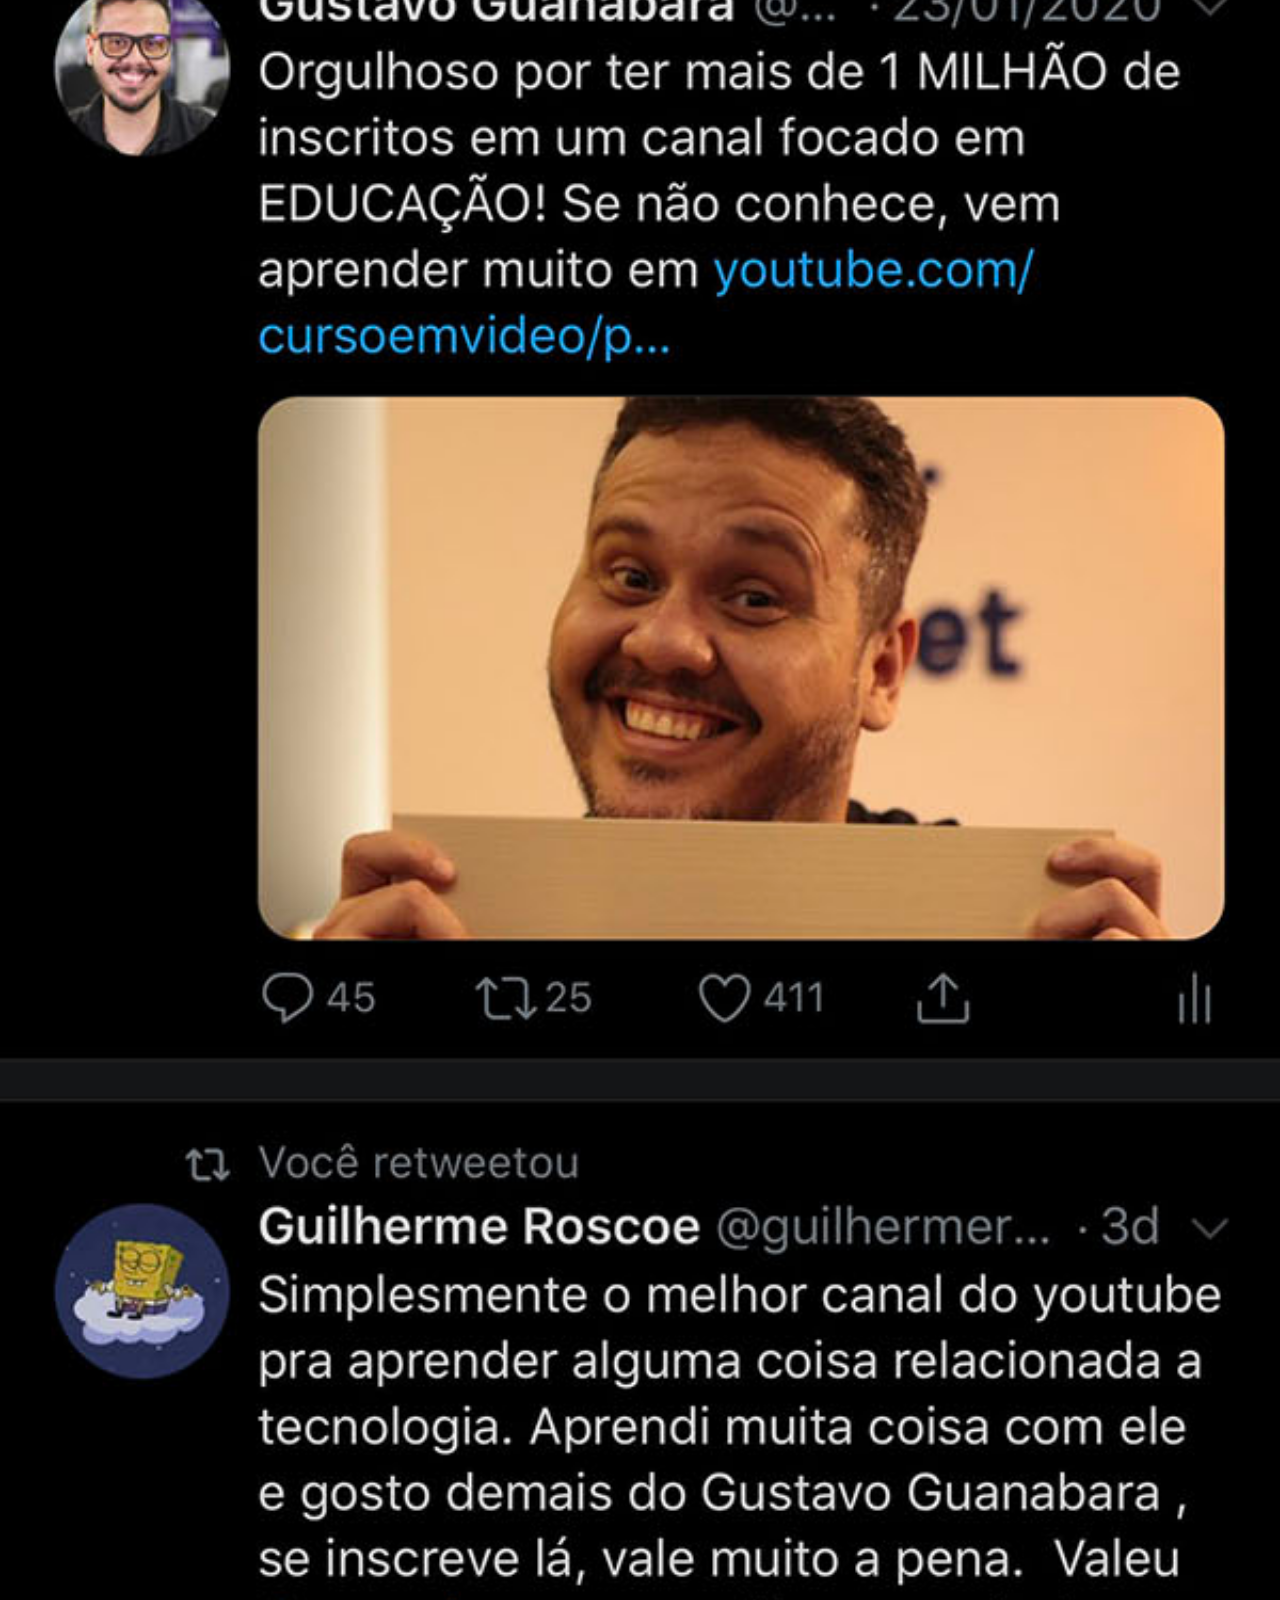
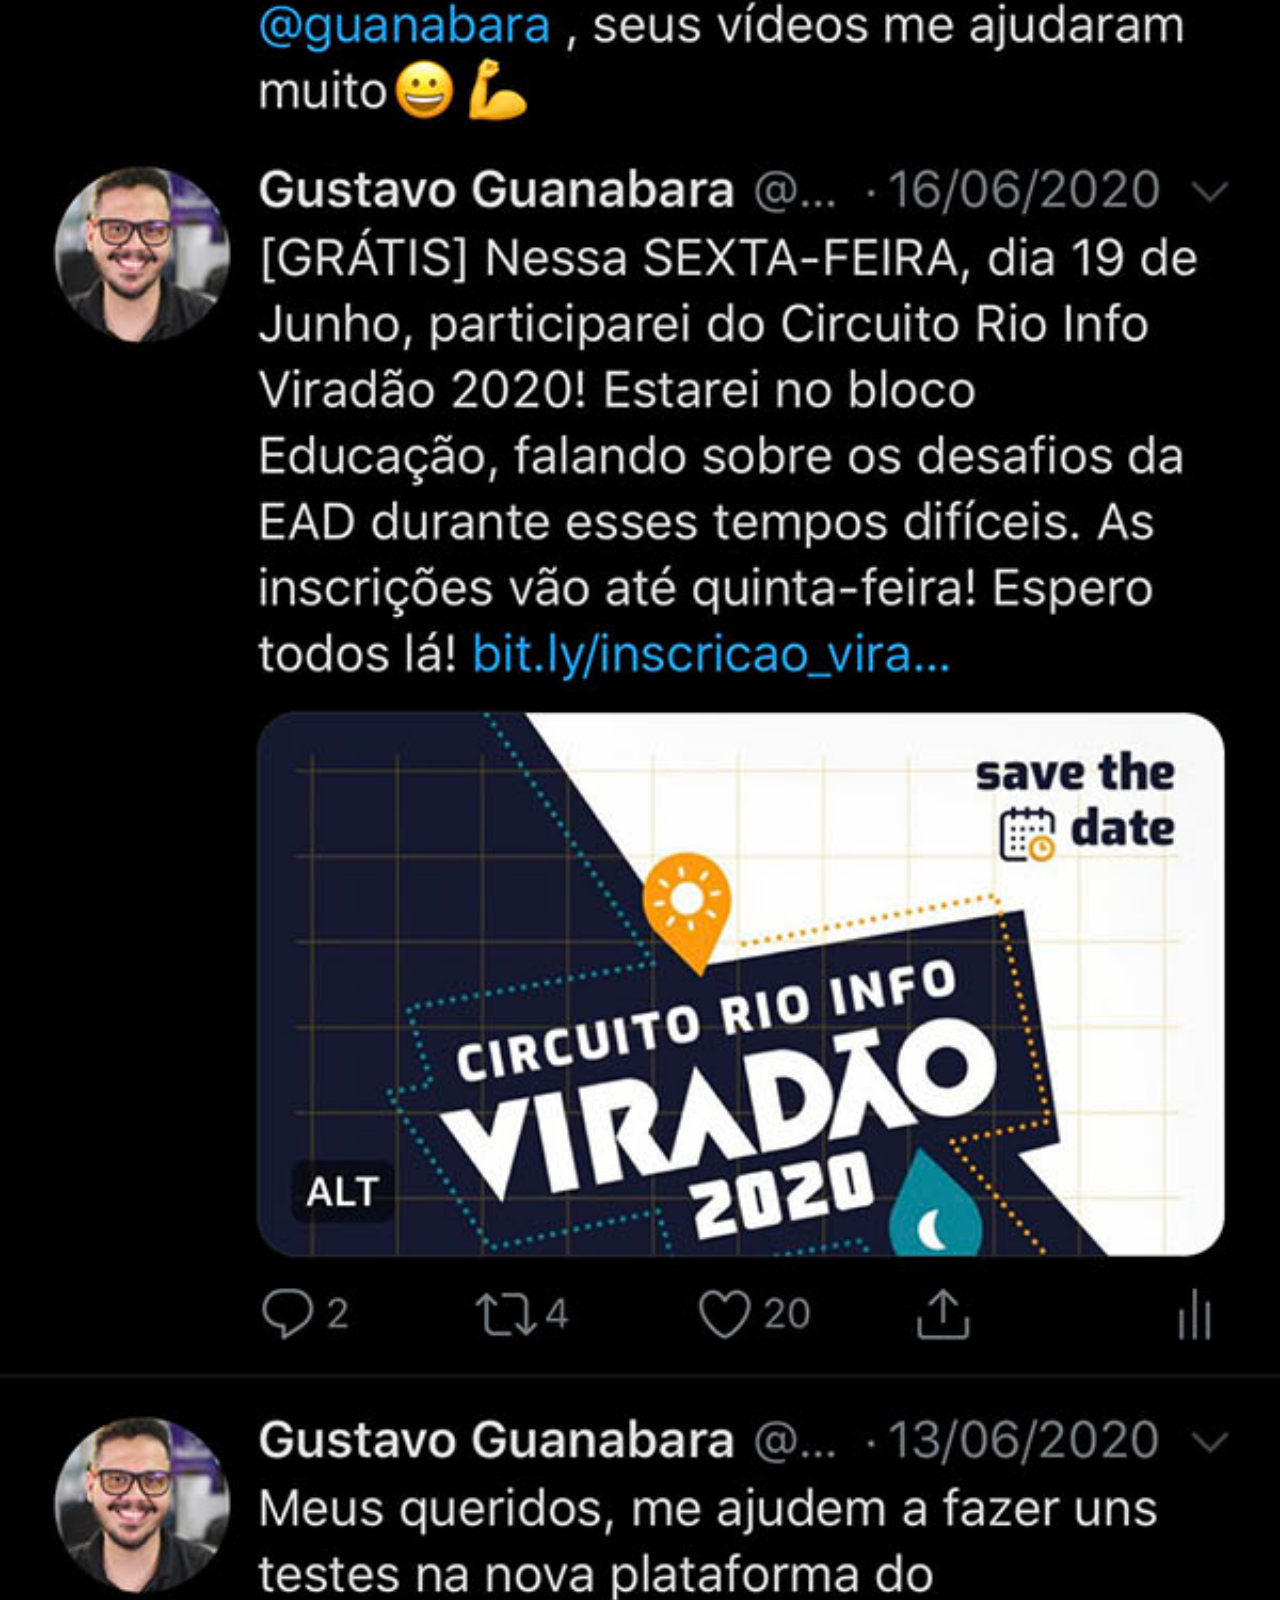
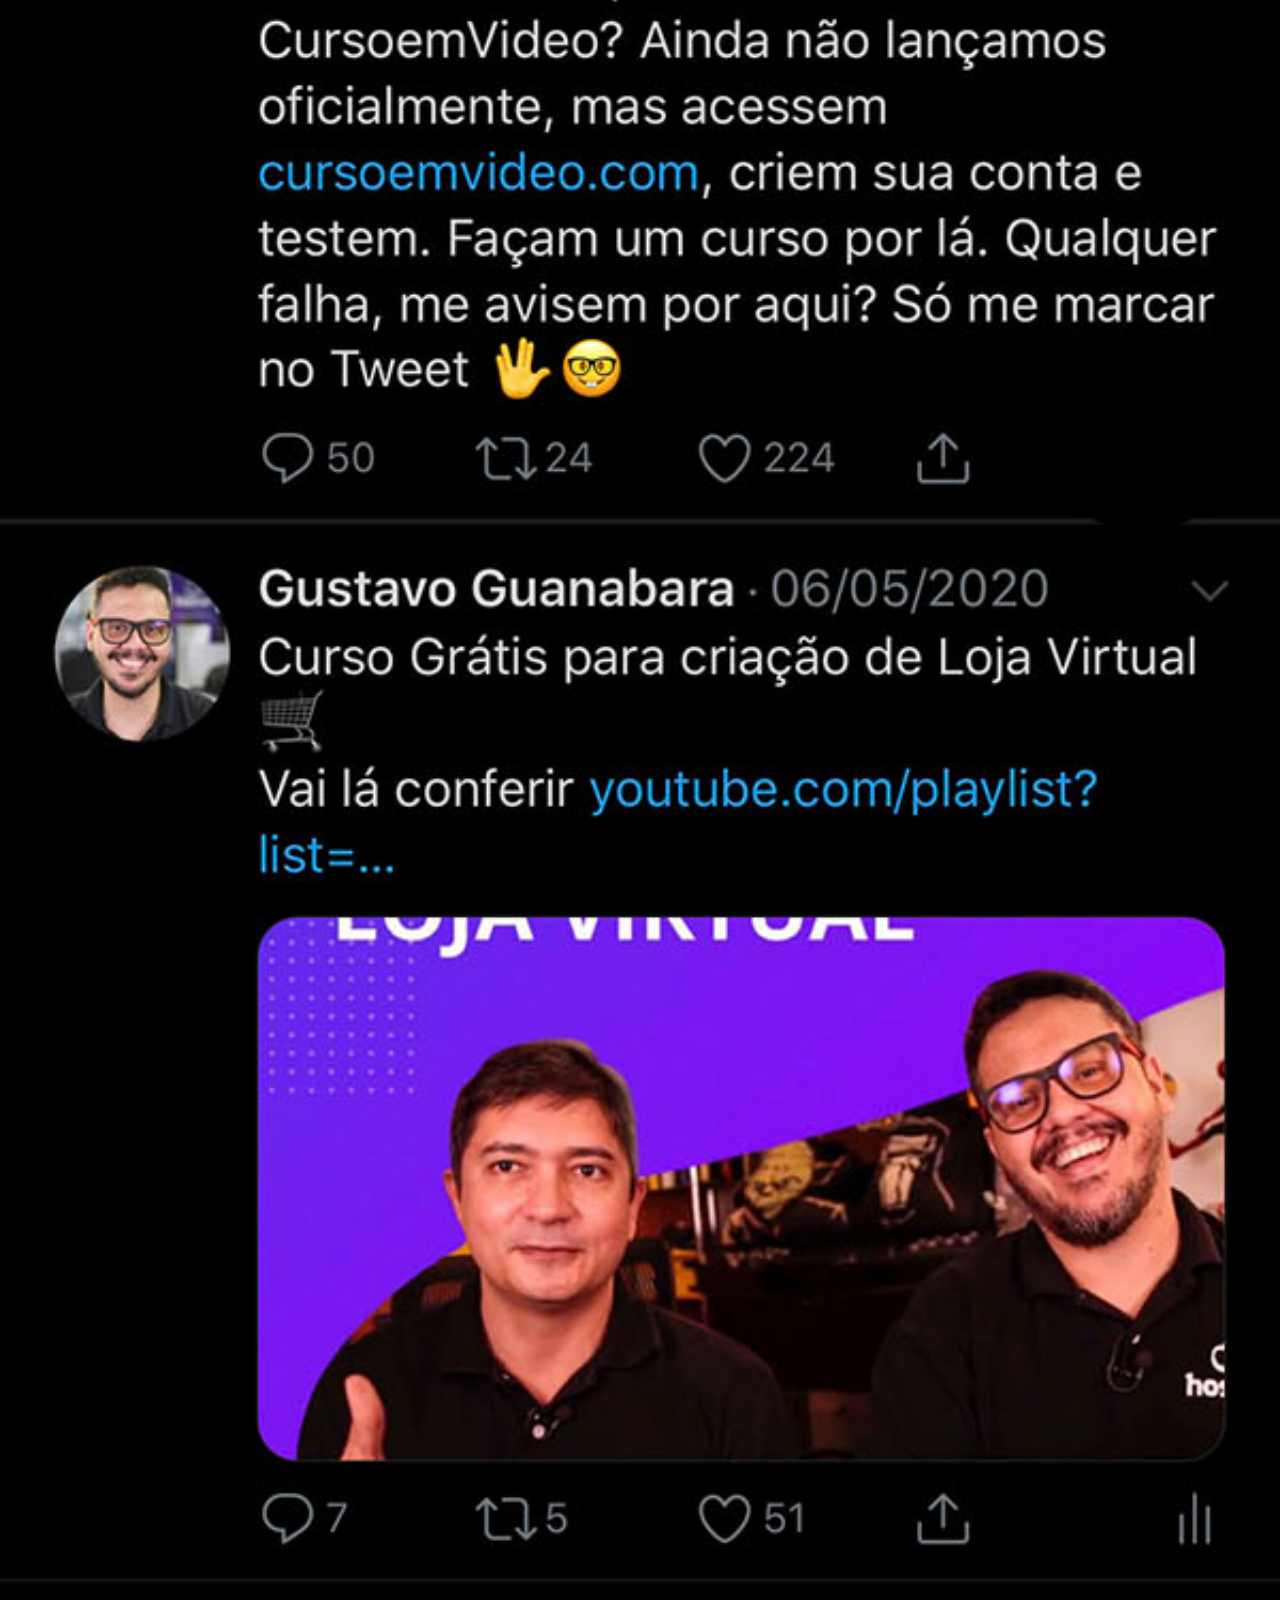
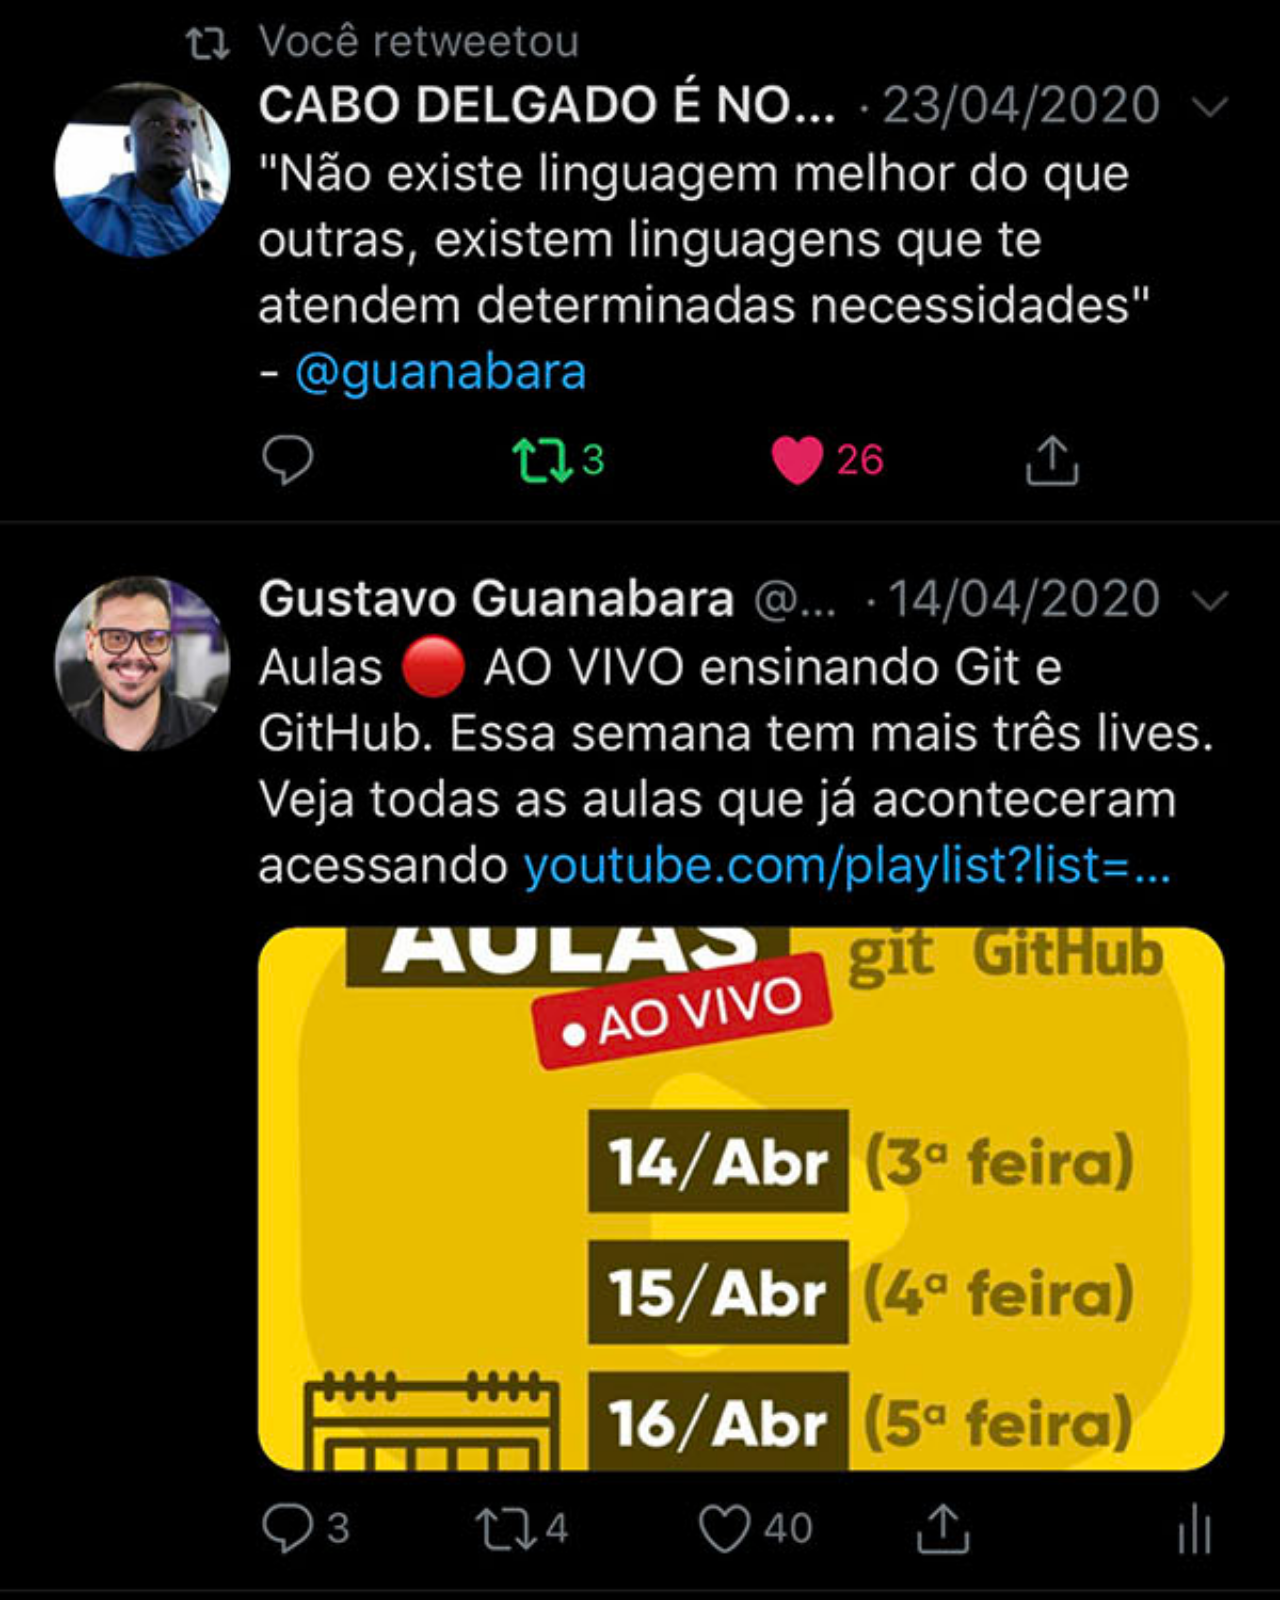
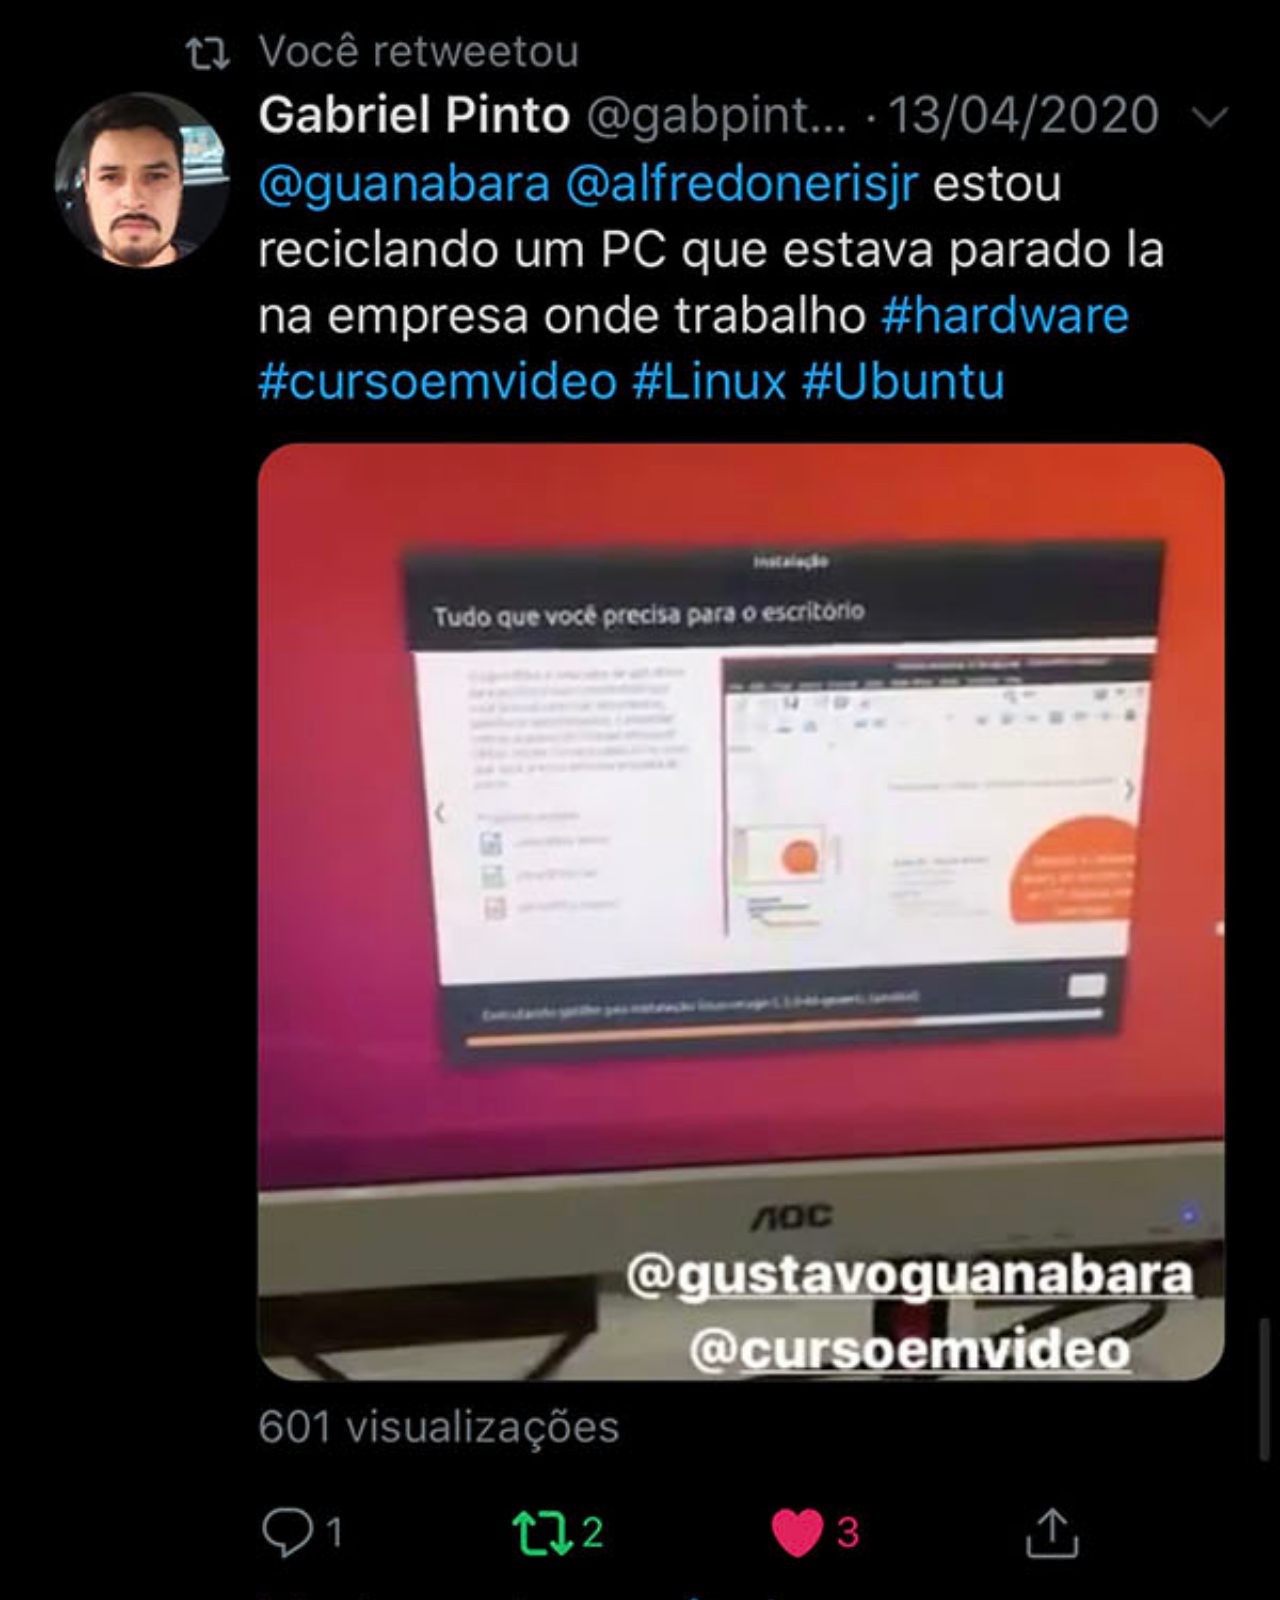
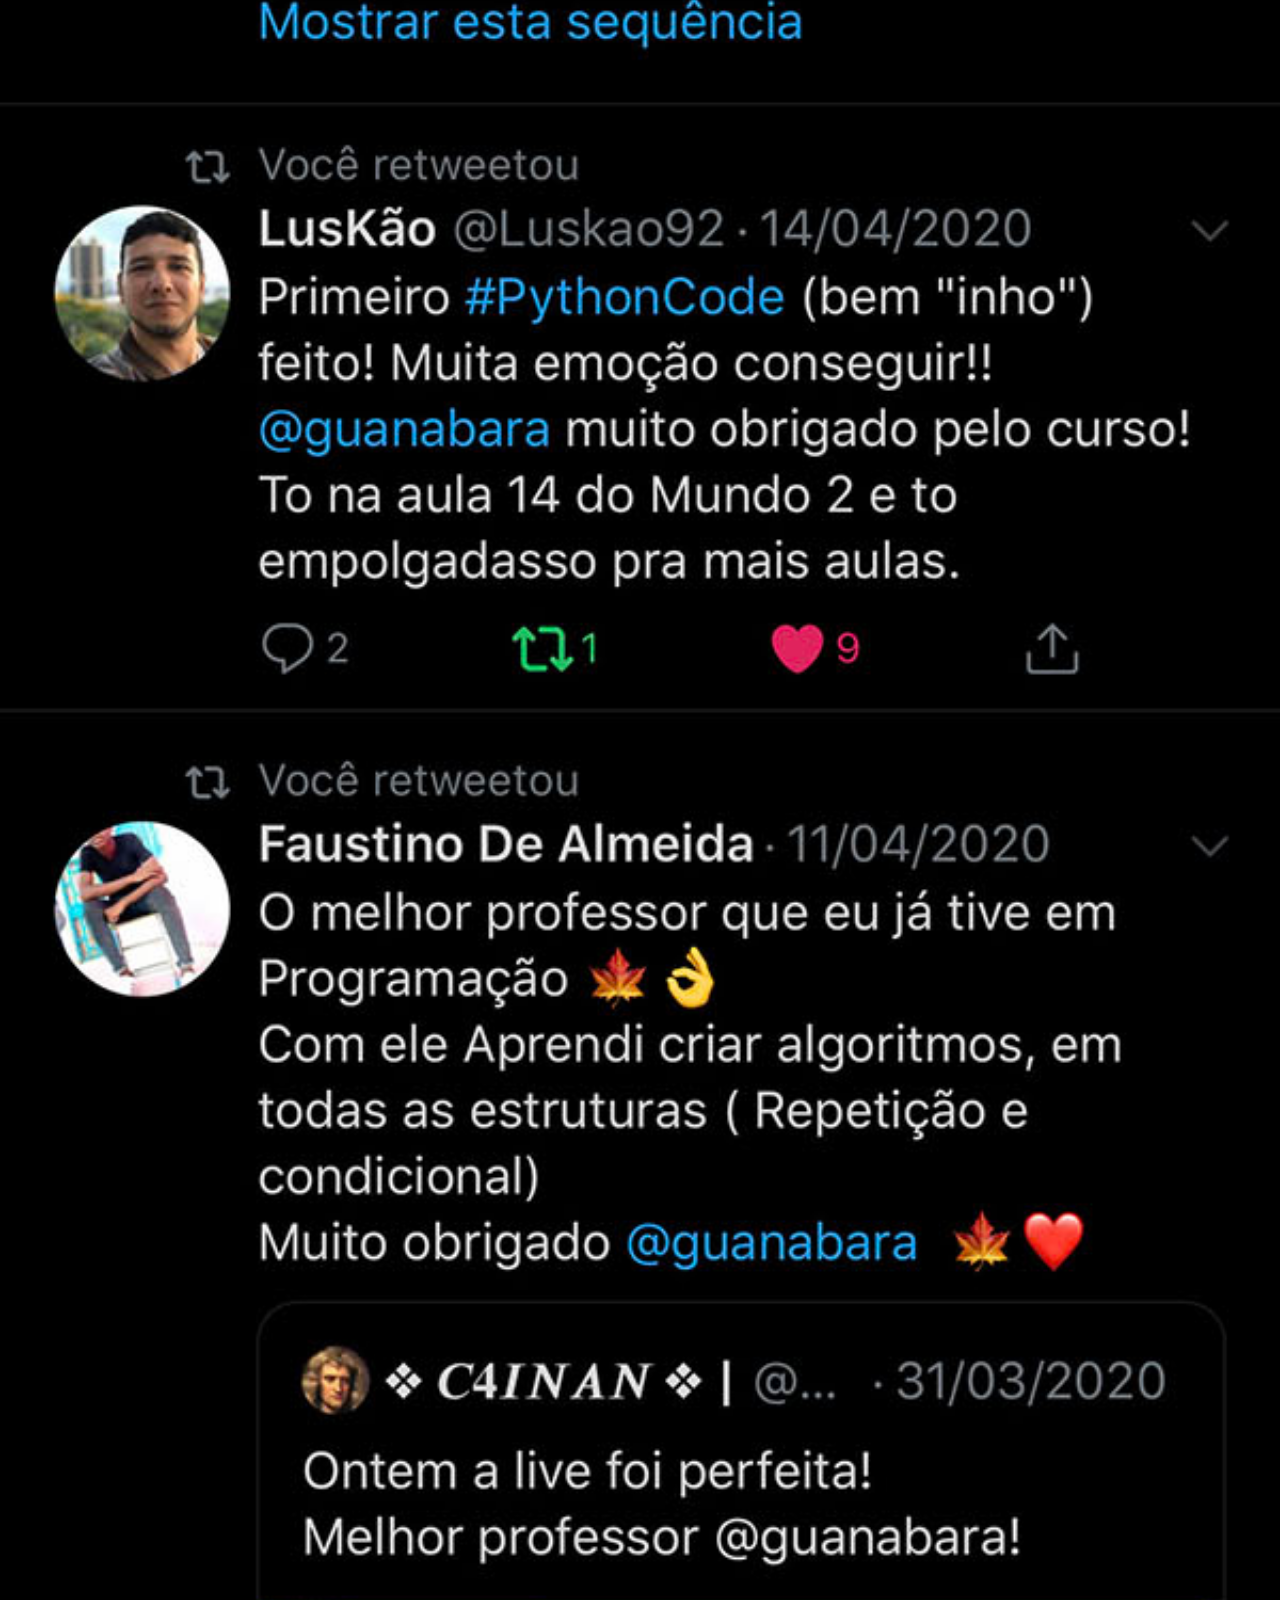
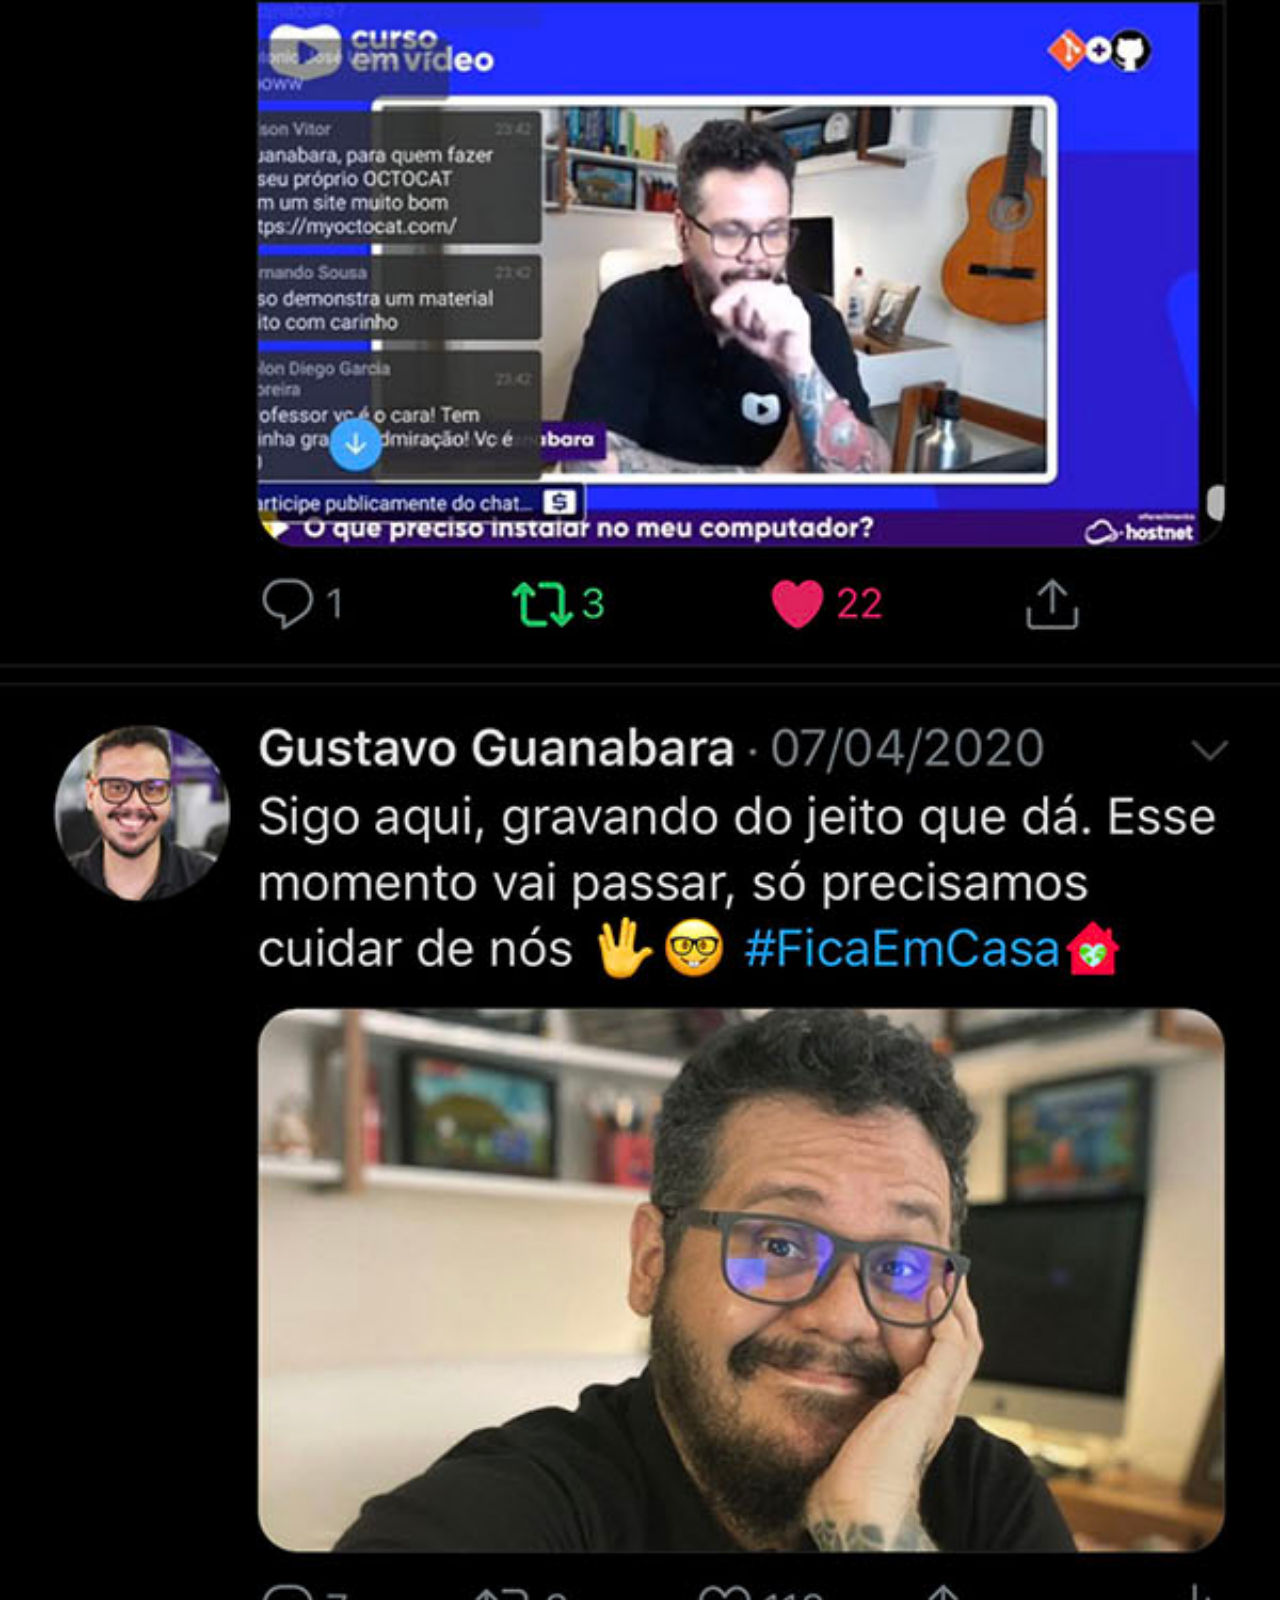
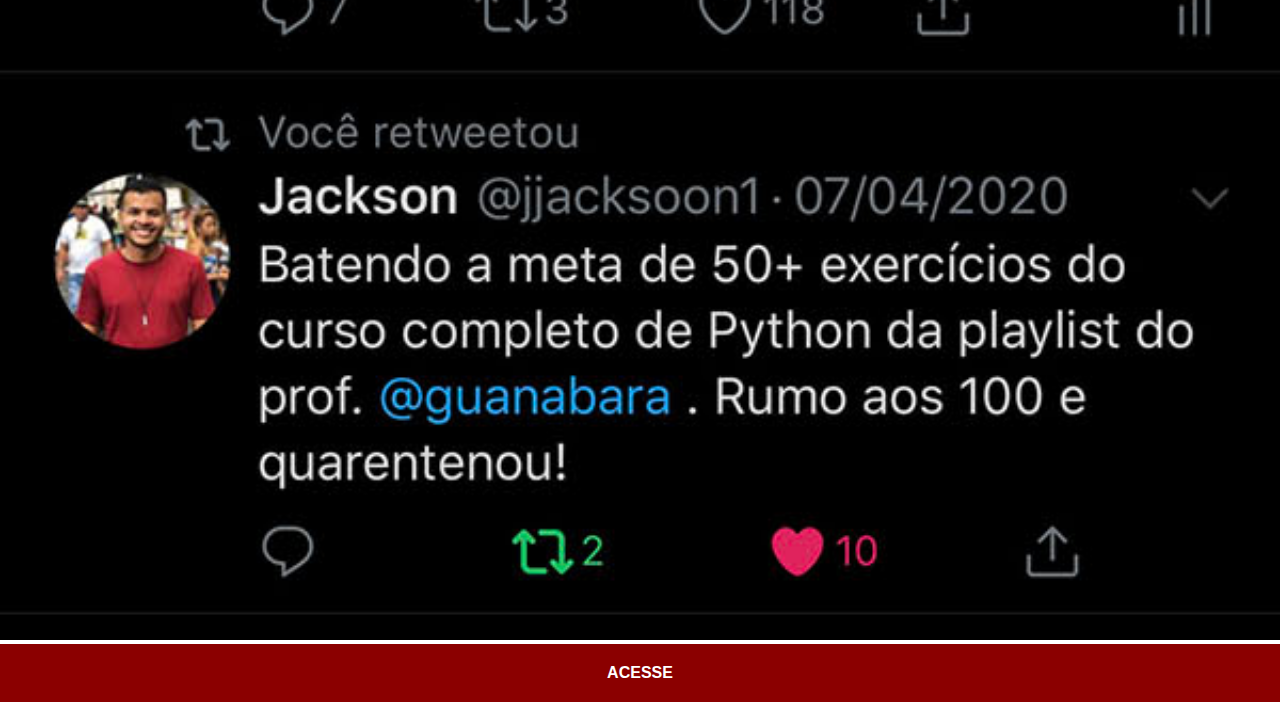
<file: telas/twitter.html>
<!DOCTYPE html>
<html lang="en">
<head>
    <meta charset="UTF-8">
    <meta http-equiv="X-UA-Compatible" content="IE=edge">
    <meta name="viewport" content="width=device-width, initial-scale=1.0">
    <title>Twitter</title>
    <link rel="stylesheet" href="../estilos/social.css">
</head>
<body>
    <img src="../imagens/tela-twitter.jpg" alt="">
    <a href="https://www.youtube.com/channel/UCOSOp0nKygwS5wr_1vIWbtg" target="_blank">ACESSE</a>
</body>
</html>
</file>
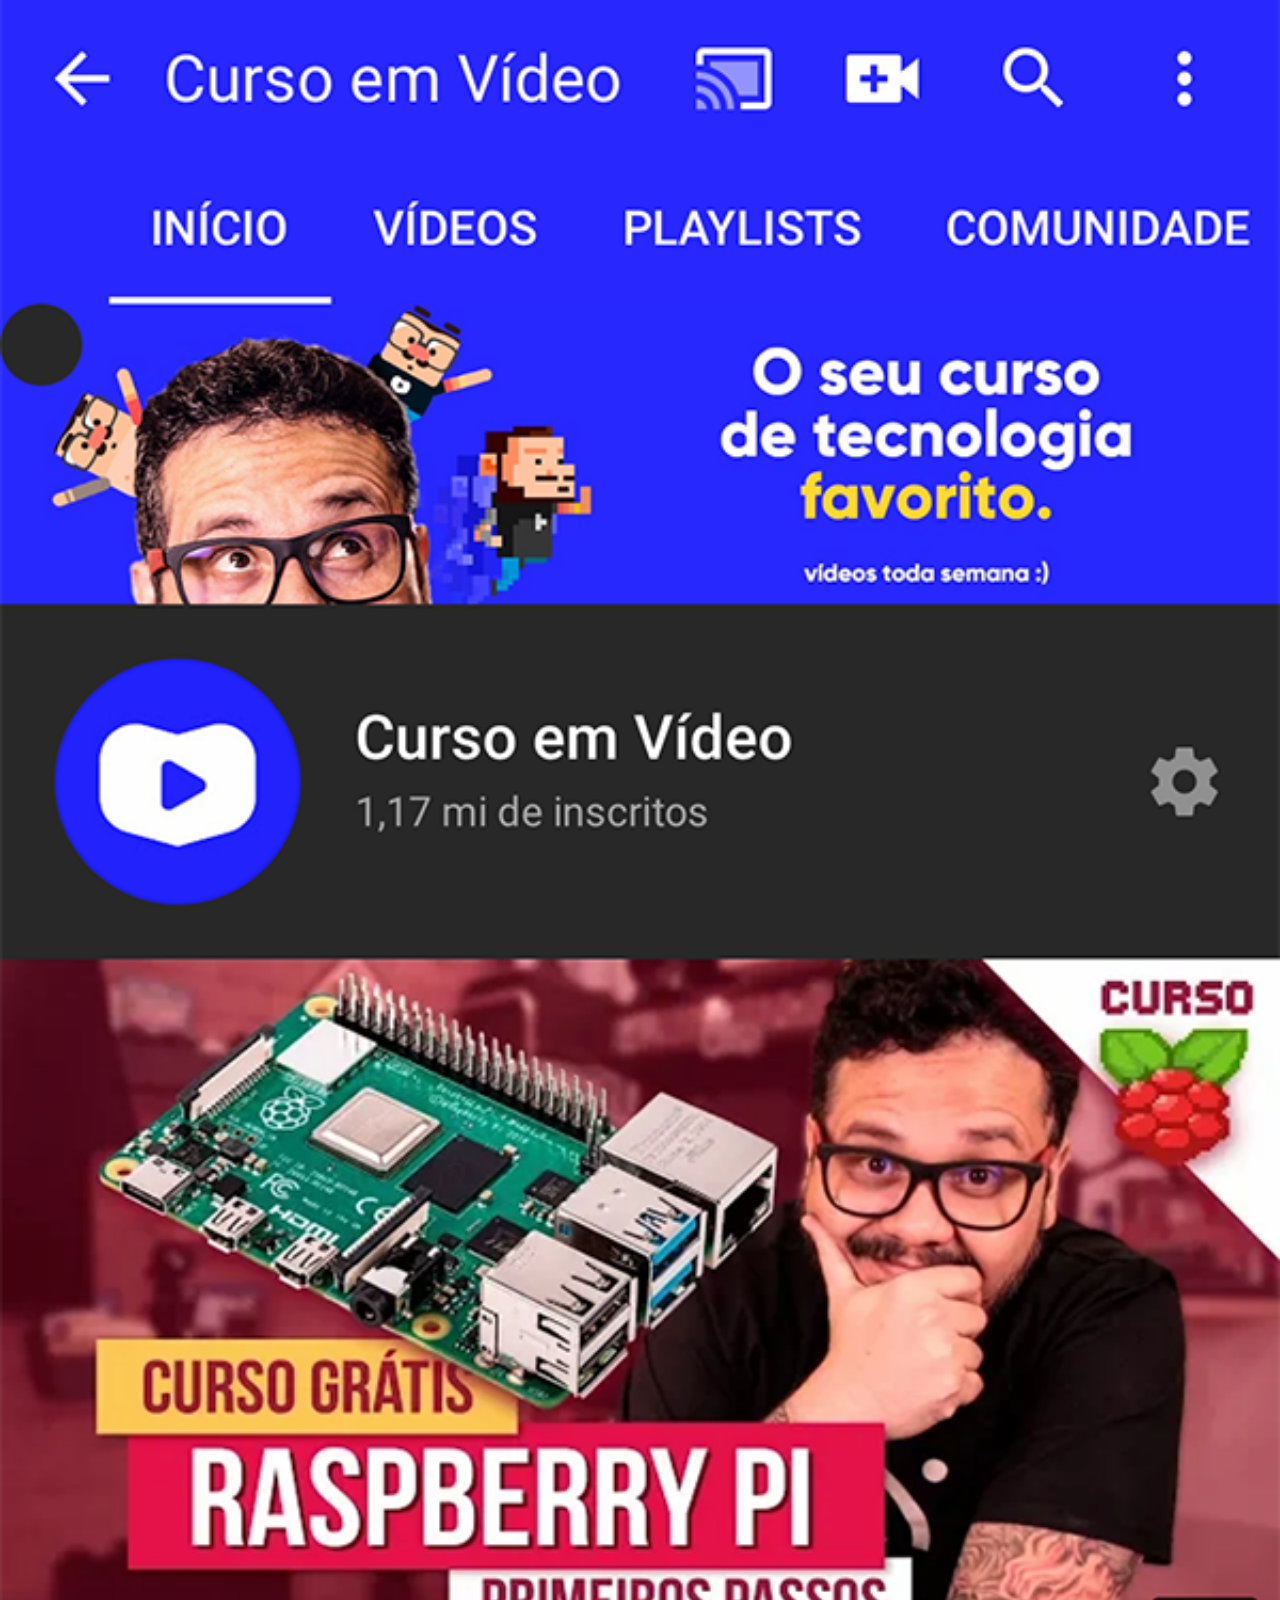
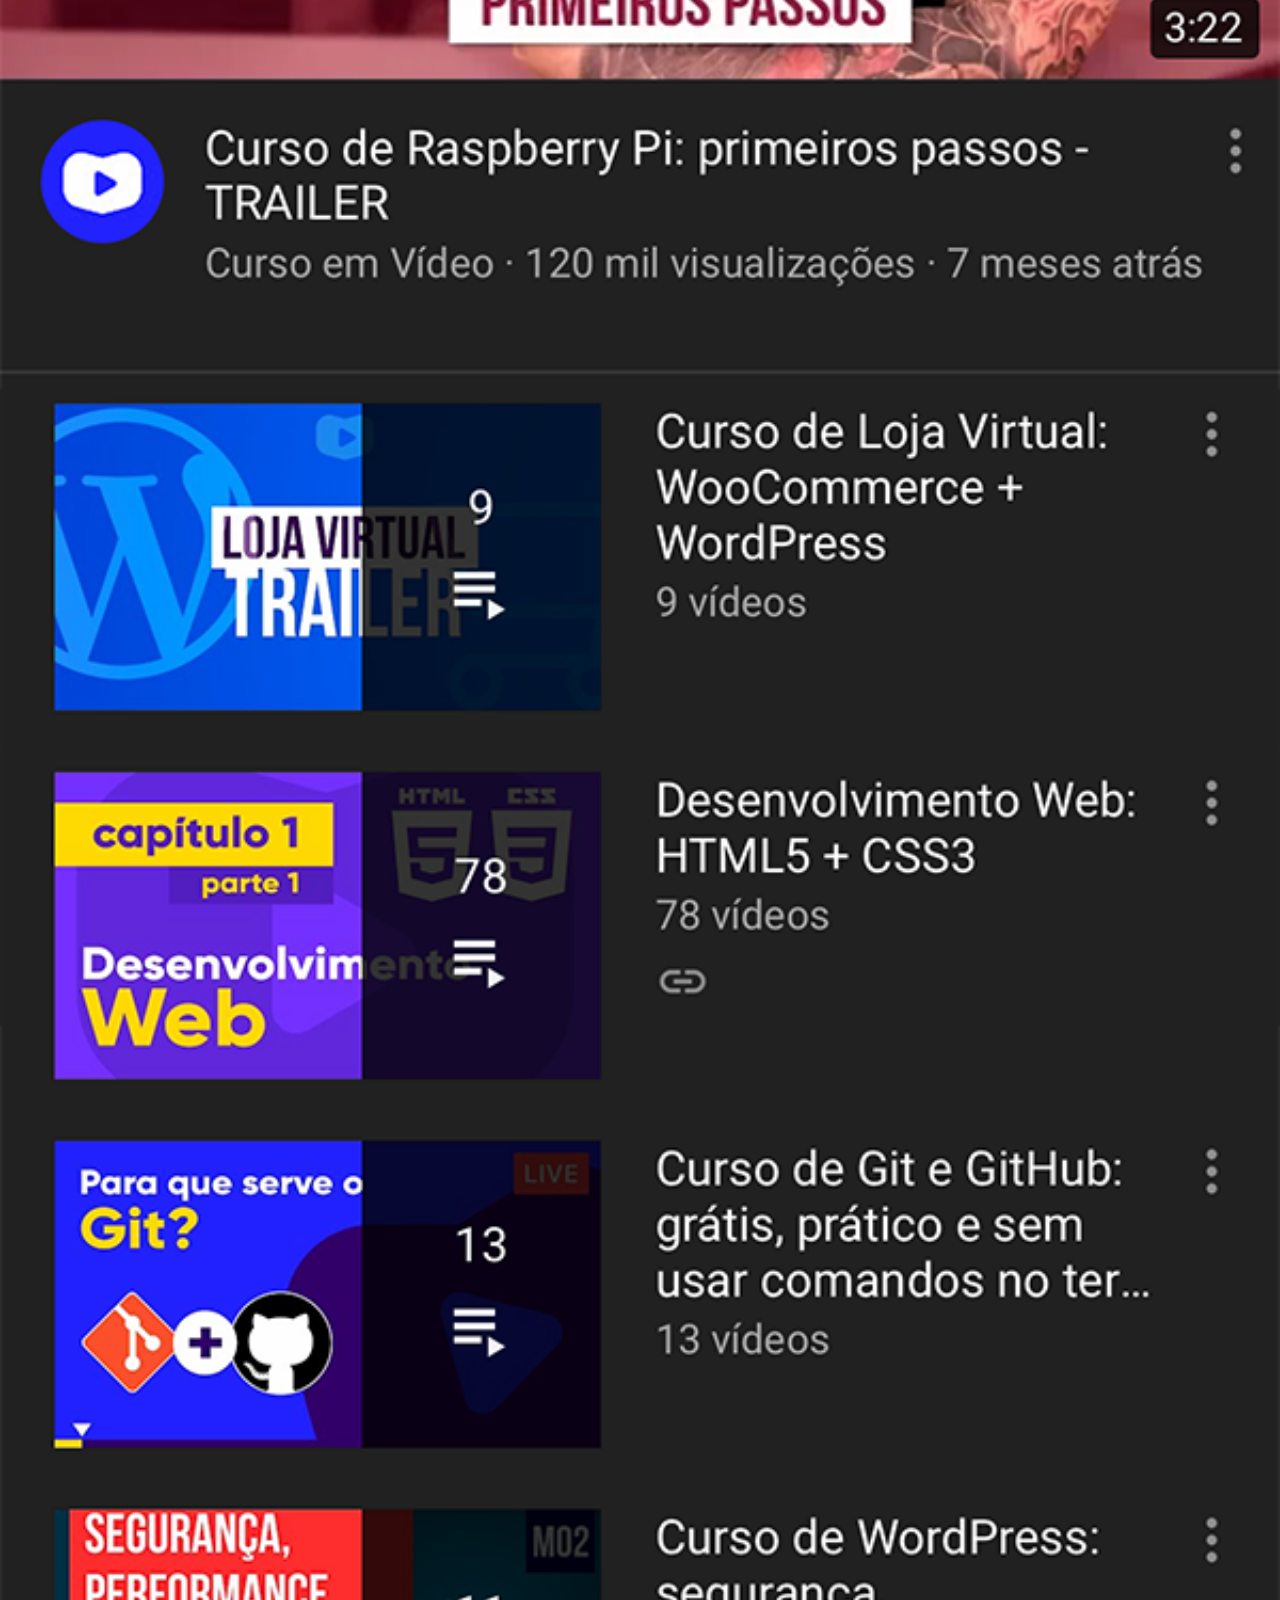
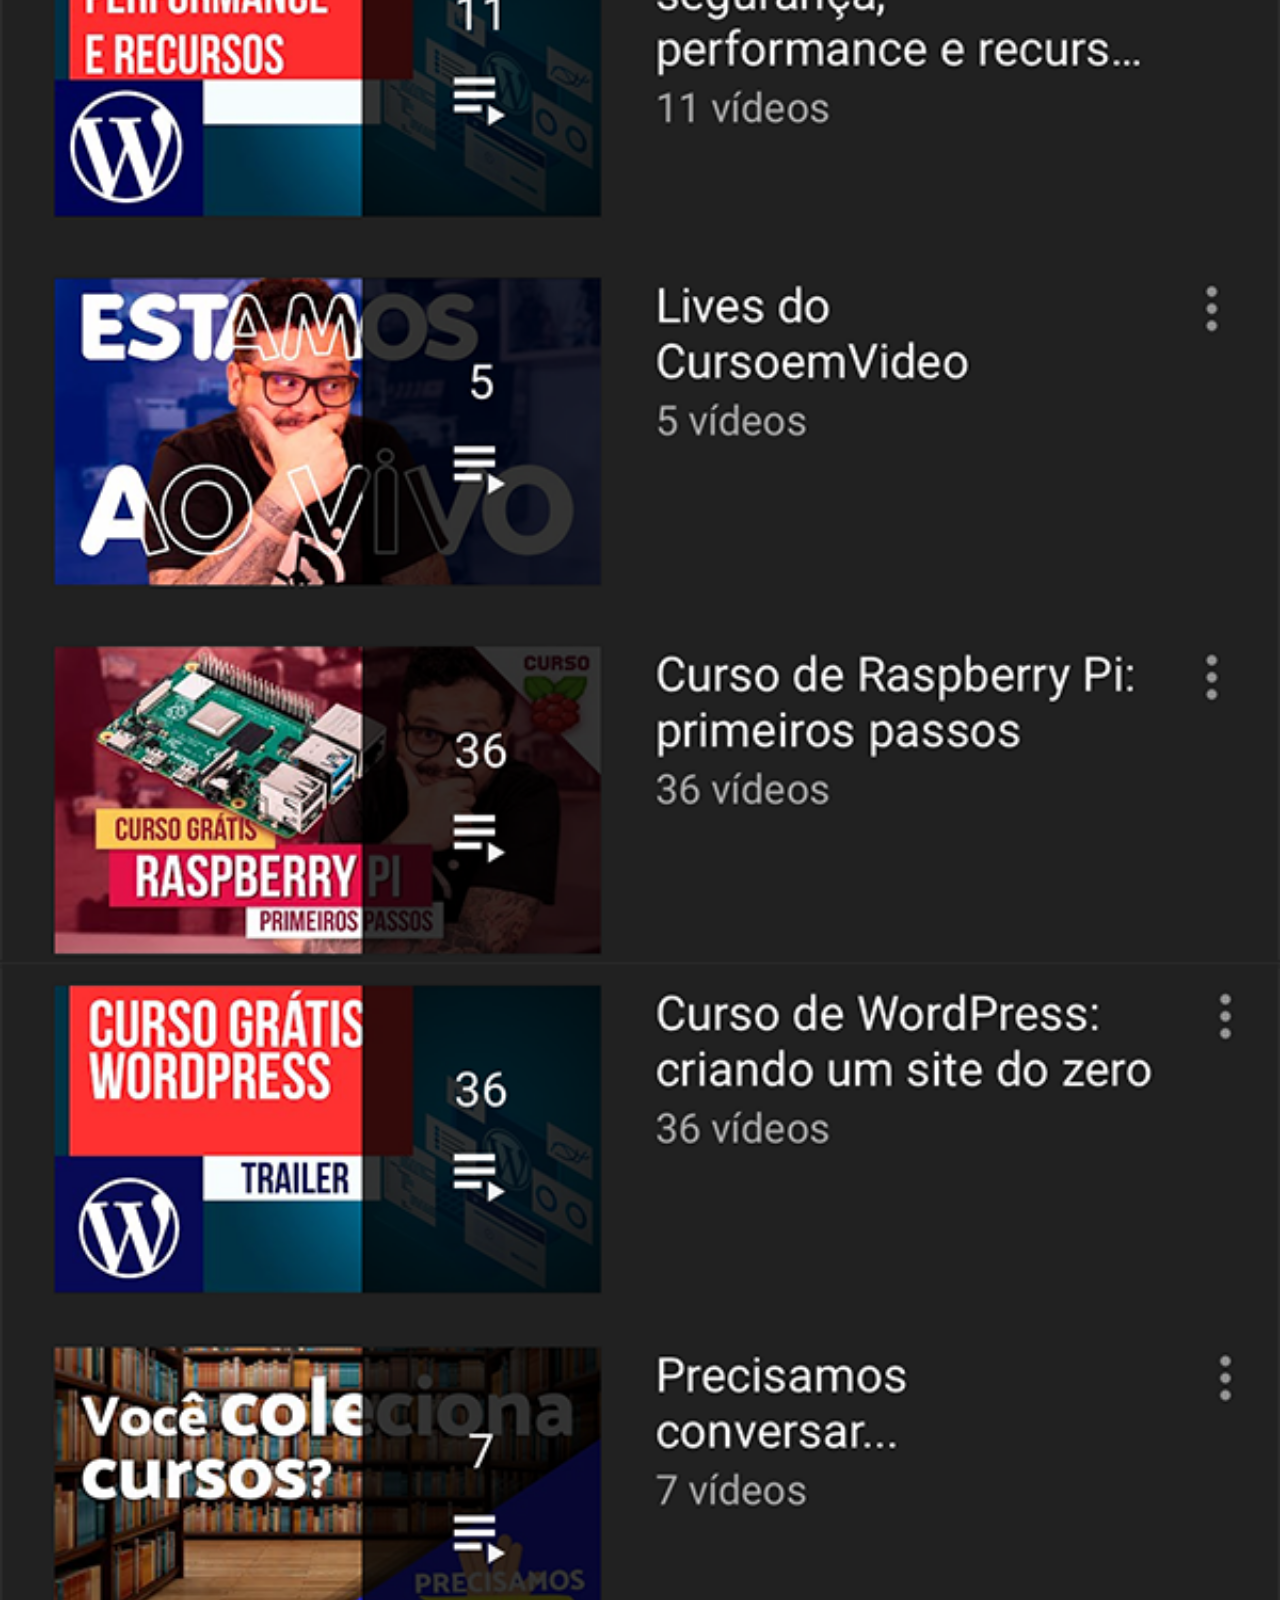
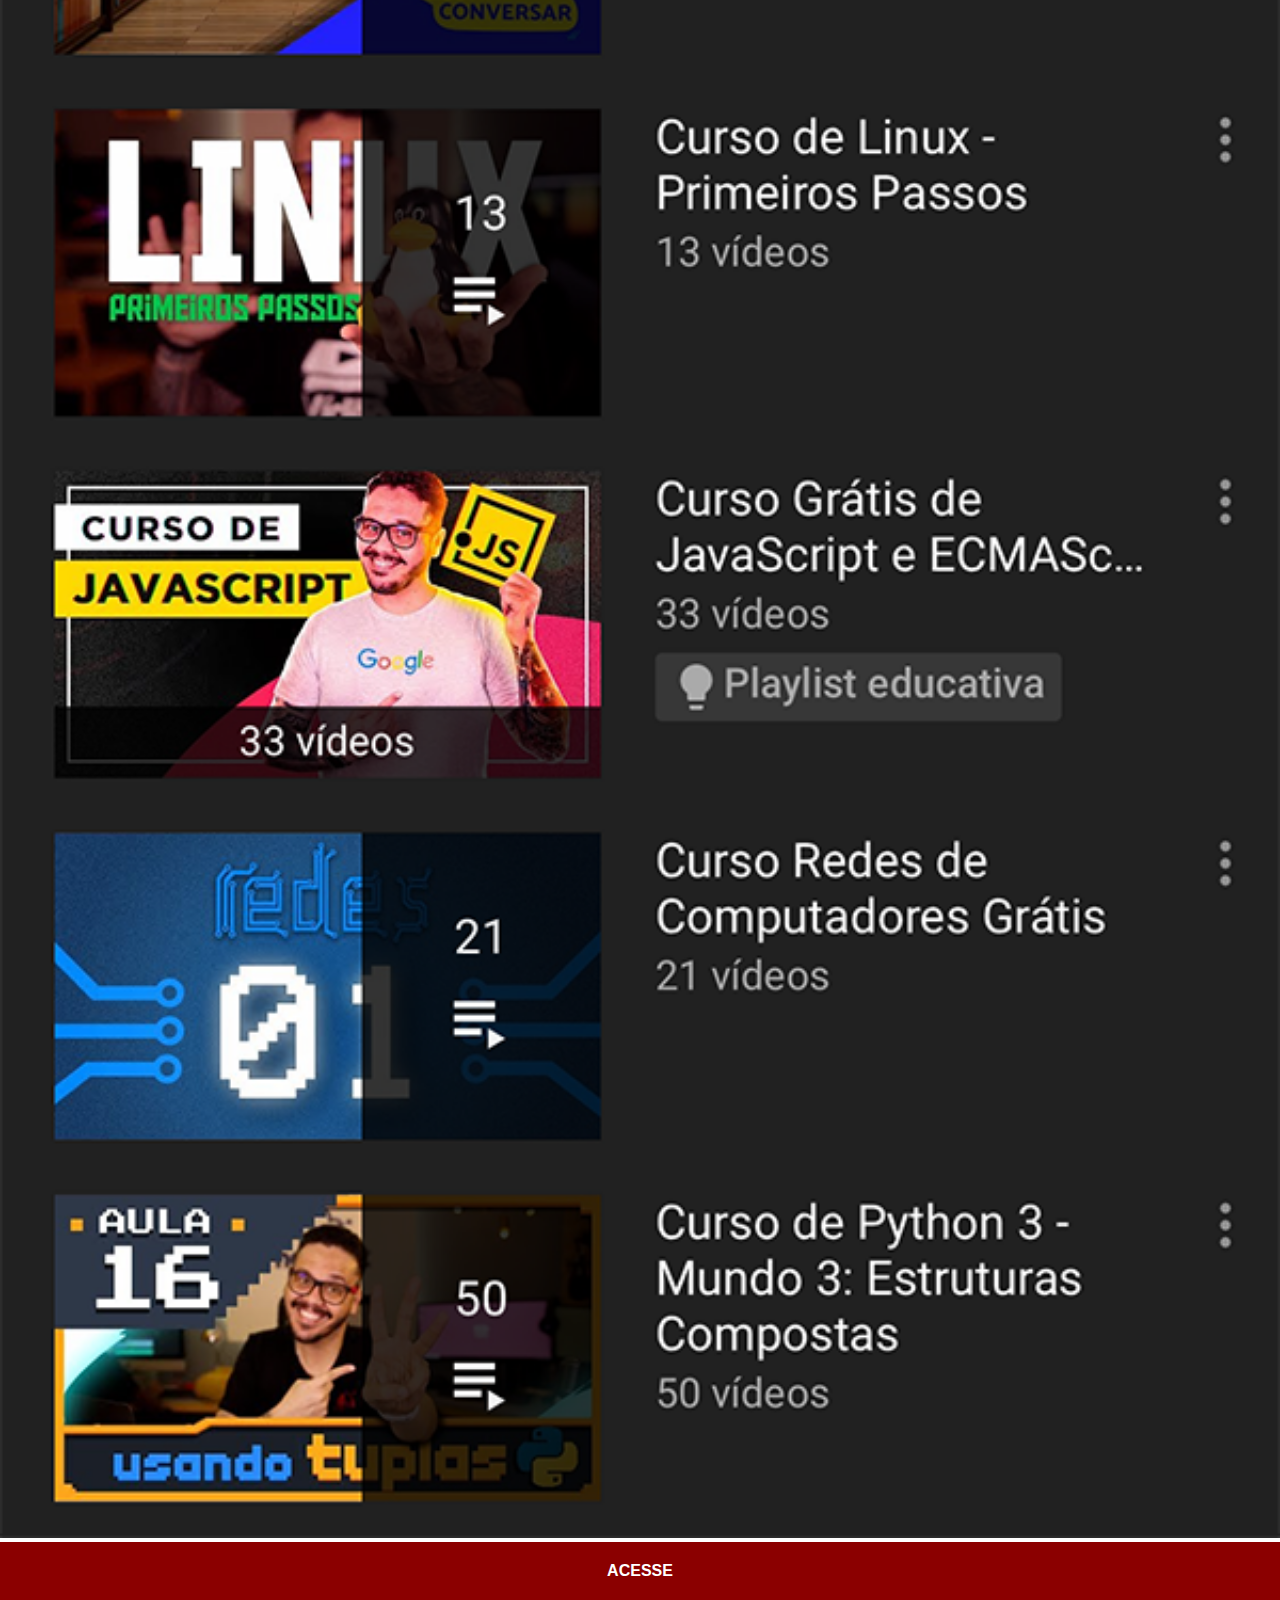
<file: telas/youtube.html>
<!DOCTYPE html>
<html lang="en">
<head>
    <meta charset="UTF-8">
    <meta http-equiv="X-UA-Compatible" content="IE=edge">
    <meta name="viewport" content="width=device-width, initial-scale=1.0">
    <title>Youtube</title>
    <link rel="stylesheet" href="../estilos/social.css">
</head>
<body>
    <img src="../imagens/tela-youtube.png" alt="">
    <a href="https://www.youtube.com/channel/UCOSOp0nKygwS5wr_1vIWbtg" target="_blank">ACESSE</a>
</body>
</html>
</file>
<file: estilos/style.css>
@charset "UTF-8";

* {
    margin: 0;
    padding: 0;
    font-family: Arial, Helvetica, sans-serif;
}

html,
body {
    height: 100vh;
    width: 100vw;
    background: url(../imagens/fundo-madeira.jpg) no-repeat top center;
    background-size: cover;
    background-attachment: fixed;
}

main {
    position: relative;
    height: 100vh;
}

section#telefone {
    position: absolute;
    top: 50%;
    left: 50%;
    transform: translate(-50%, -50%);

    height: 627px;
    width: 311px;
    background: url(../imagens/frame-iphone.png) no-repeat;
}

iframe#tela {
    position: relative;
    top: 80px;
    left: 22.3px;
    width: 270px;
    height: 472px;

}

section#redes-sociais {
    display: flex;
    flex-direction: column;
    align-items: flex-end;
}

section#redes-sociais img {
    width: 50px;
    margin: 10px;
    border-radius: 50%;
    box-shadow: 2px 2px 5px rgba(0, 0, 0, 0.541);
    transition: transform 0.5s;
    box-sizing: border-box;
}

section#redes-sociais img:hover {
    border: 2px solid rgba(255, 255, 255, 0.63);
    transform: translate(-7px, -5px);
}

@media (max-width: 480px) {
    section#telefone {
        top: 20%;
        transform: translate(-50%, -20%);
    }

    section#redes-sociais {
        position: absolute;
        bottom: 0;
        left: 50%;
        transform: translateX(-50%);

        flex-direction: row;
        justify-content: center;
        flex-wrap: wrap;
        width: 100%;
    }
}
</file>
<file: estilos/social.css>
* {
    margin: 0;
    padding: 0;
    font-family: Arial, Helvetica, sans-serif;
}

::-webkit-scrollbar {
    width: 0px;
    height: 0px;
}

img {
    width: 100vw;
}

a{
    display: block;
    background: darkred;
    padding: 20px;
    text-align: center;
    font-weight: bolder;
    text-decoration: none;
    color: white;
}

a:hover {
    background-color: red;
}
</file>
